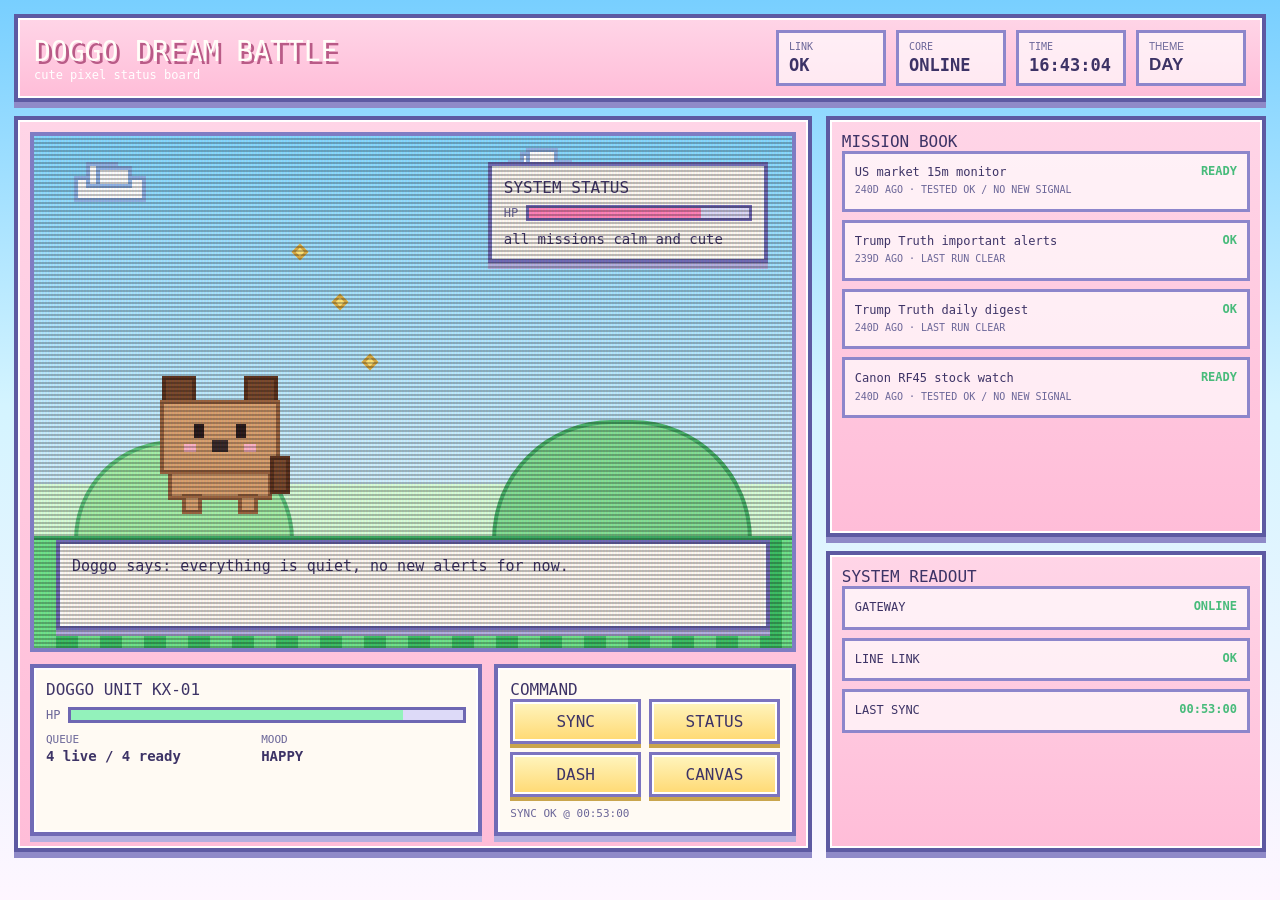
<file: dashboard/index.html>
<!doctype html>
<html lang="zh-Hant">
  <head>
    <meta charset="UTF-8" />
    <meta name="viewport" content="width=device-width, initial-scale=1.0" />
    <title>Doggo Dream Battle</title>
    <link rel="stylesheet" href="./style.css" />
  </head>
  <body>
    <div class="dream-shell">
      <header class="dream-top frame candy">
        <div>
          <div class="game-title">DOGGO DREAM BATTLE</div>
          <div class="game-sub">cute pixel status board</div>
        </div>
        <div class="top-stats">
          <div class="stat-pill"><span>LINK</span><b id="line-link">OK</b></div>
          <div class="stat-pill"><span>CORE</span><b id="gateway-pill">ONLINE</b></div>
          <div class="stat-pill"><span>TIME</span><b id="clock">--:--:--</b></div>
          <button class="stat-pill theme-toggle" id="theme-toggle" type="button"><span>THEME</span><b id="theme-label">DAY</b></button>
        </div>
      </header>

      <main class="dream-layout">
        <section class="battle-card frame candy">
          <div class="battle-stage">
            <div class="moon"></div>
            <div class="star st1"></div>
            <div class="star st2"></div>
            <div class="star st3"></div>
            <div class="star st4"></div>
            <div class="cloud c1"></div>
            <div class="cloud c2"></div>
            <div class="cloud c3"></div>
            <div class="hill back"></div>
            <div class="hill front"></div>
            <div class="grass"></div>

            <div class="enemy-bubble frame white-panel">
              <div class="enemy-name">SYSTEM STATUS</div>
              <div class="hp-wrap">
                <span>HP</span>
                <div class="hp-bar pink"><i id="enemy-hp"></i></div>
              </div>
              <div class="enemy-text" id="current-status">LOADING...</div>
            </div>

            <div class="doggo" id="dog-sprite">
              <div class="ear left"></div>
              <div class="ear right"></div>
              <div class="body"></div>
              <div class="face"></div>
              <div class="eye left"></div>
              <div class="eye right"></div>
              <div class="nose"></div>
              <div class="cheek left"></div>
              <div class="cheek right"></div>
              <div class="paw p1"></div>
              <div class="paw p2"></div>
              <div class="tail"></div>
            </div>

            <div class="spark s1"></div>
            <div class="spark s2"></div>
            <div class="spark s3"></div>

            <div class="dialog frame white-panel" id="task-bubble">CHECKING CUTE LITTLE MISSIONS...</div>
          </div>

          <div class="bottom-panels">
            <div class="player-box frame white-panel">
              <div class="player-name">DOGGO UNIT KX-01</div>
              <div class="hp-wrap">
                <span>HP</span>
                <div class="hp-bar green"><i id="player-hp"></i></div>
              </div>
              <div class="meta-grid">
                <div><span>QUEUE</span><b id="automation-count">LOADING...</b></div>
                <div><span>MOOD</span><b id="lobster-mood">HAPPY</b></div>
              </div>
            </div>

            <div class="command-box frame white-panel">
              <div class="command-title">COMMAND</div>
              <div class="command-grid">
                <button class="cmd-btn" id="refresh-btn">SYNC</button>
                <button class="cmd-btn" data-copy="openclaw status --deep">STATUS</button>
                <a class="cmd-btn" href="http://127.0.0.1:18789/" target="_blank" rel="noreferrer">DASH</a>
                <a class="cmd-btn" href="http://127.0.0.1:18789/__openclaw__/canvas/" target="_blank" rel="noreferrer">CANVAS</a>
              </div>
              <div class="hint" id="action-hint">READY FOR A CUTE NEXT MOVE.</div>
            </div>
          </div>
        </section>

        <aside class="side-stack">
          <section class="frame candy side-card">
            <div class="side-title">MISSION BOOK</div>
            <ul class="task-list" id="task-list">
              <li><span>LOADING...</span><b>...</b></li>
            </ul>
          </section>

          <section class="frame candy side-card">
            <div class="side-title">SYSTEM READOUT</div>
            <ul class="summary-list" id="summary-list">
              <li><span>GATEWAY</span><b>CHECK</b></li>
              <li><span>LINE</span><b>CHECK</b></li>
              <li><span>SYNC</span><b>WAIT</b></li>
            </ul>
          </section>
        </aside>
      </main>
    </div>

    <script src="./ui.js"></script>
  </body>
</html>
</file>
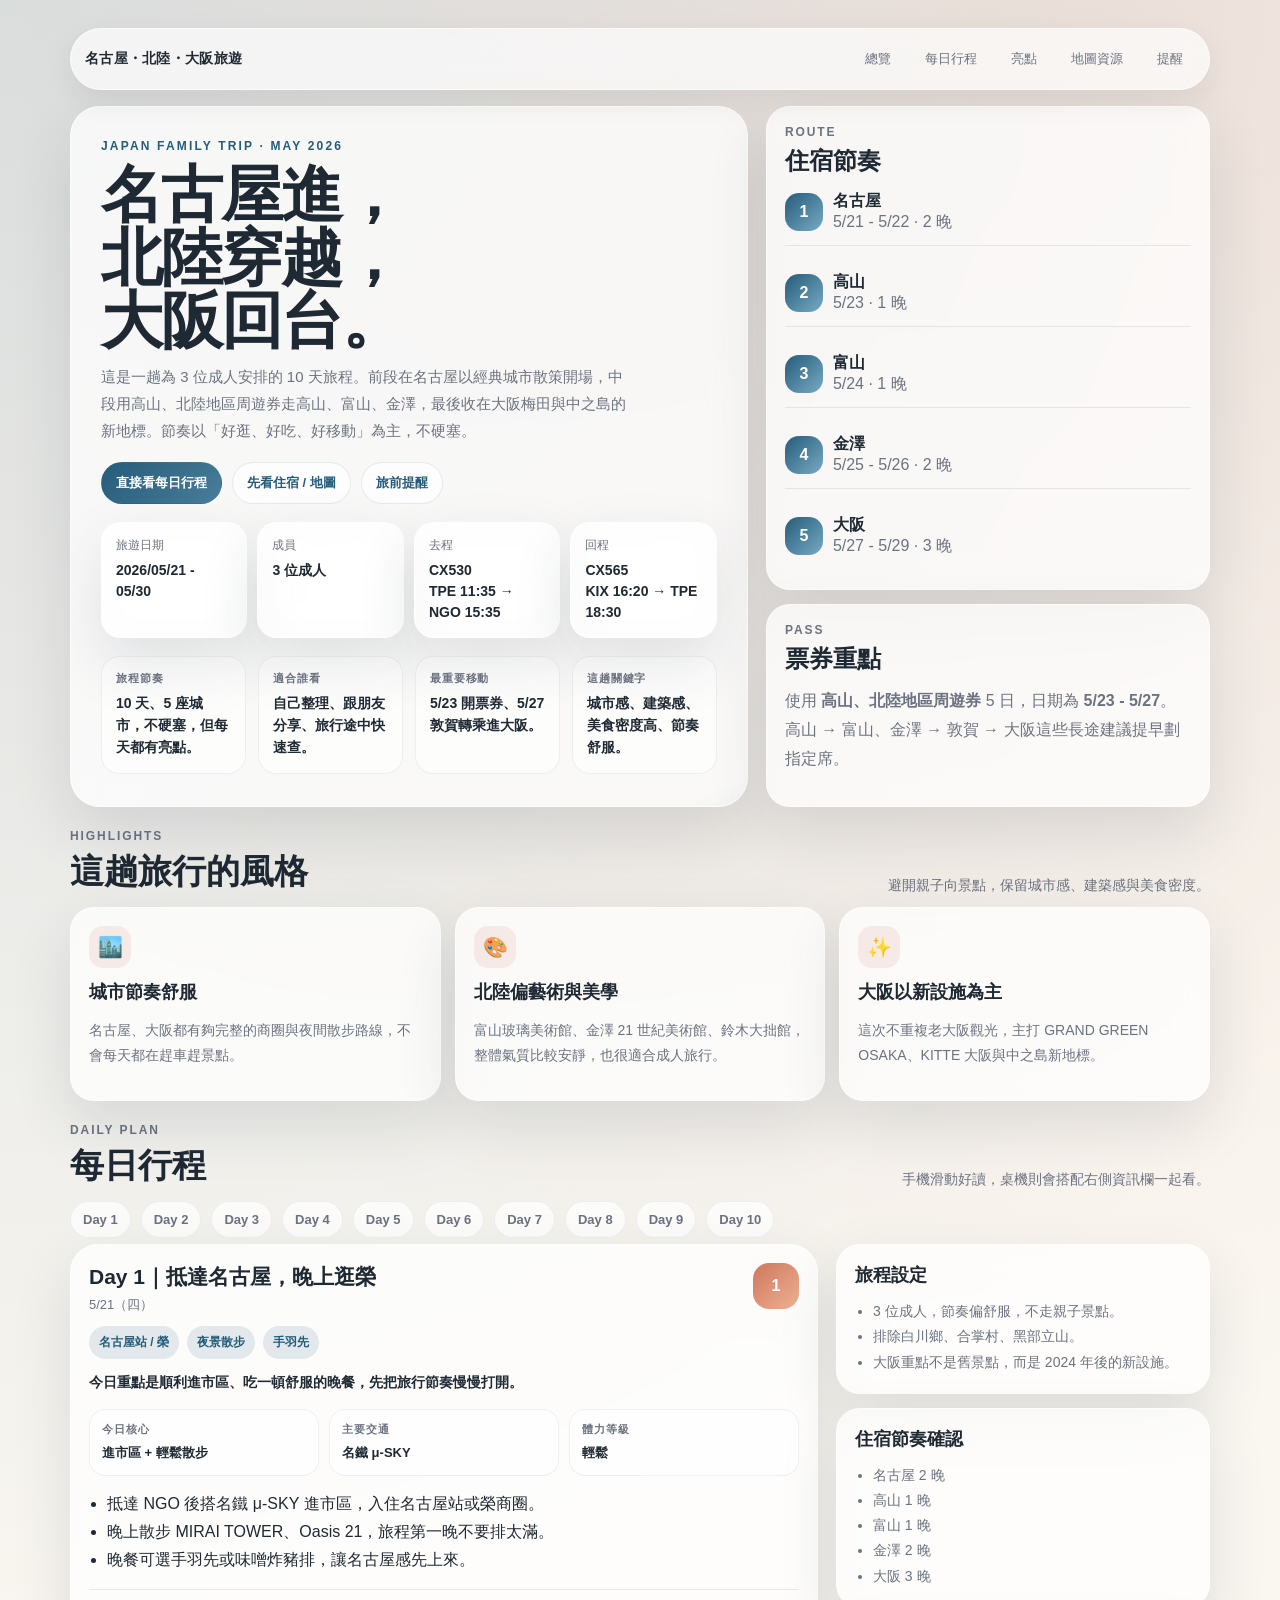
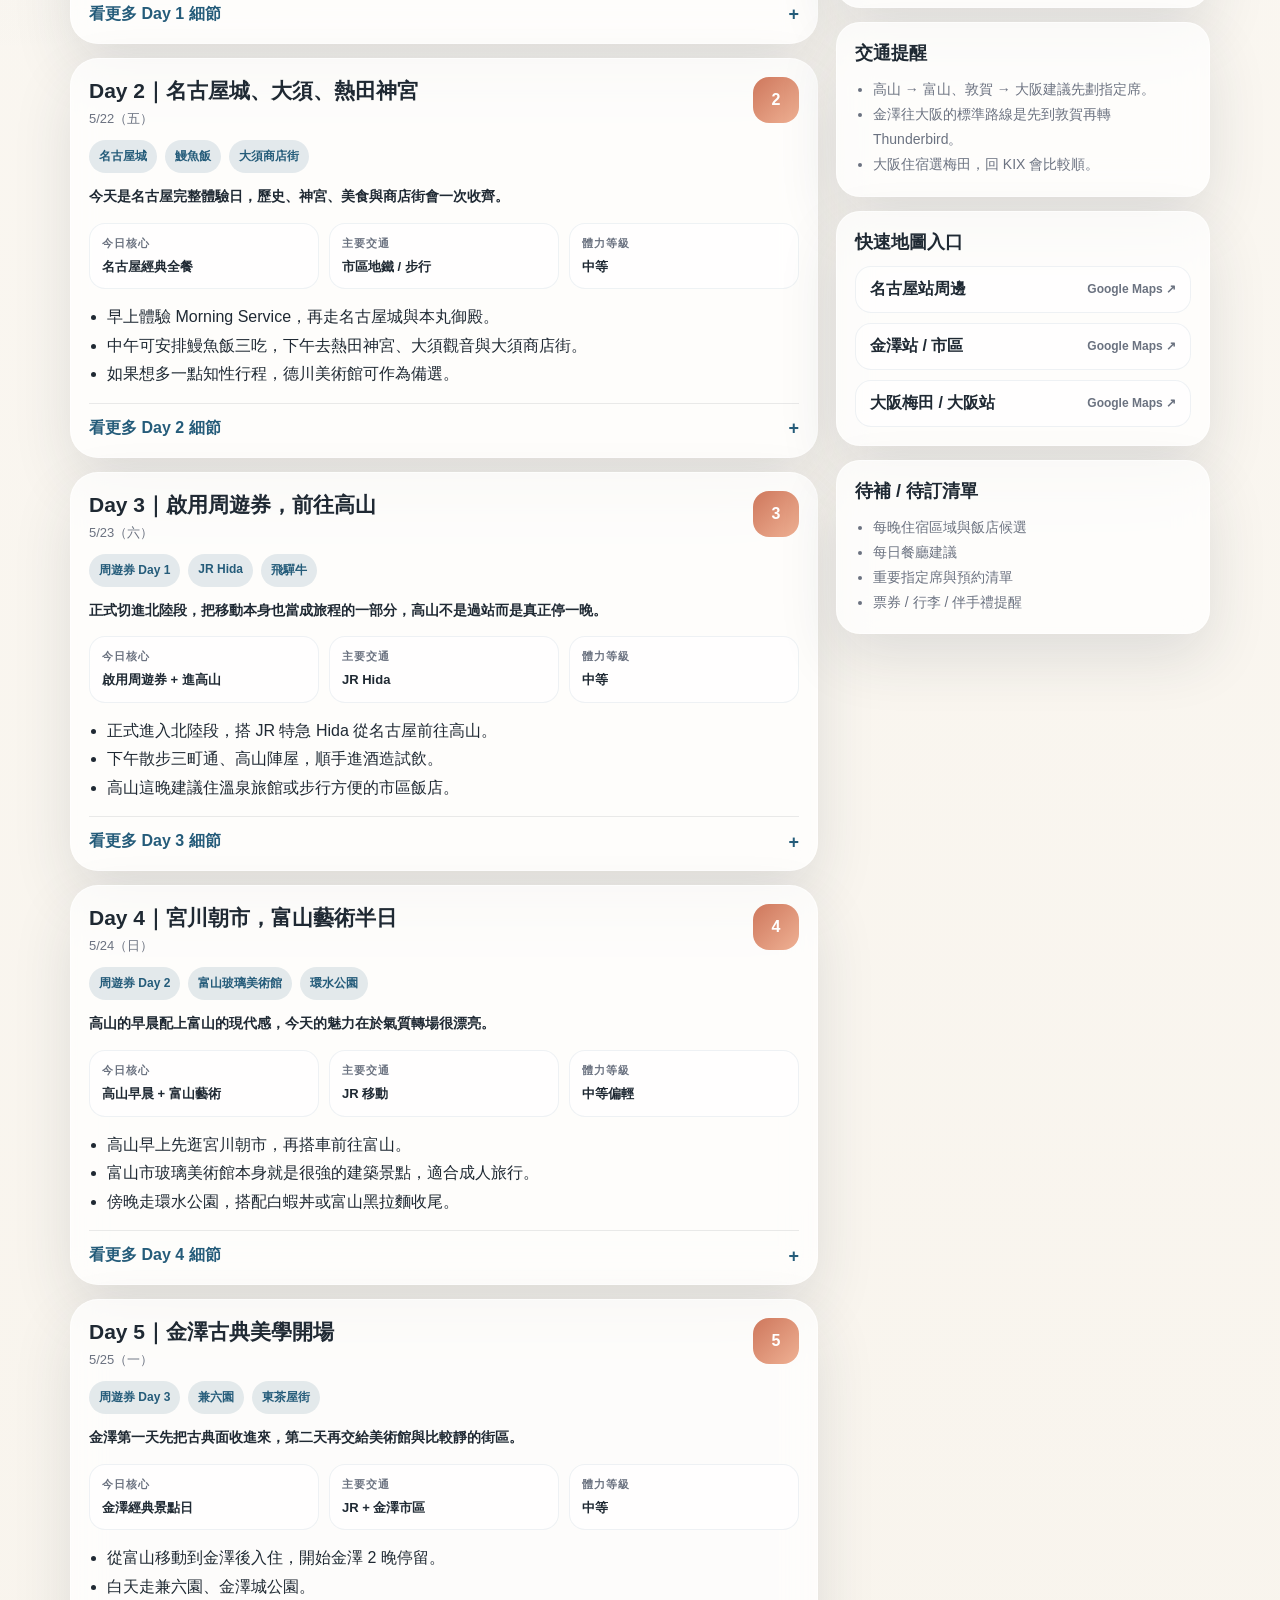
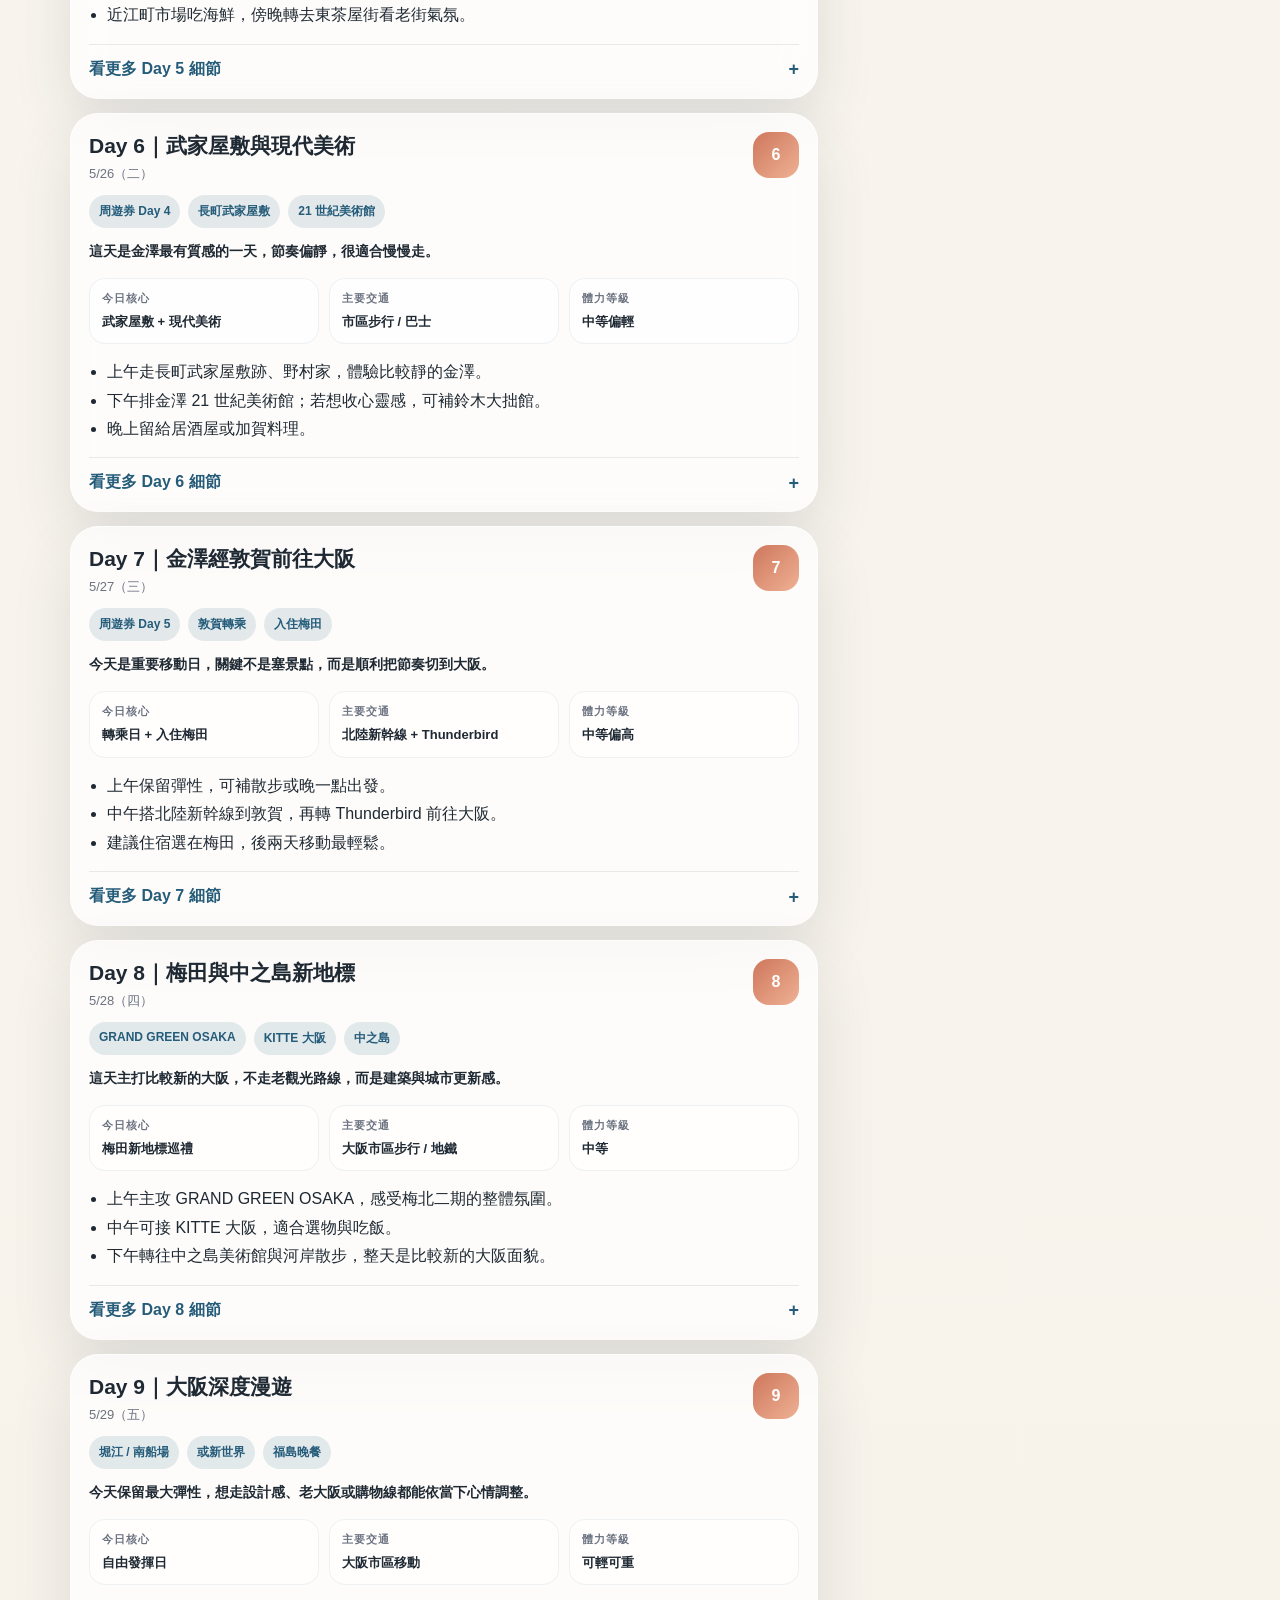
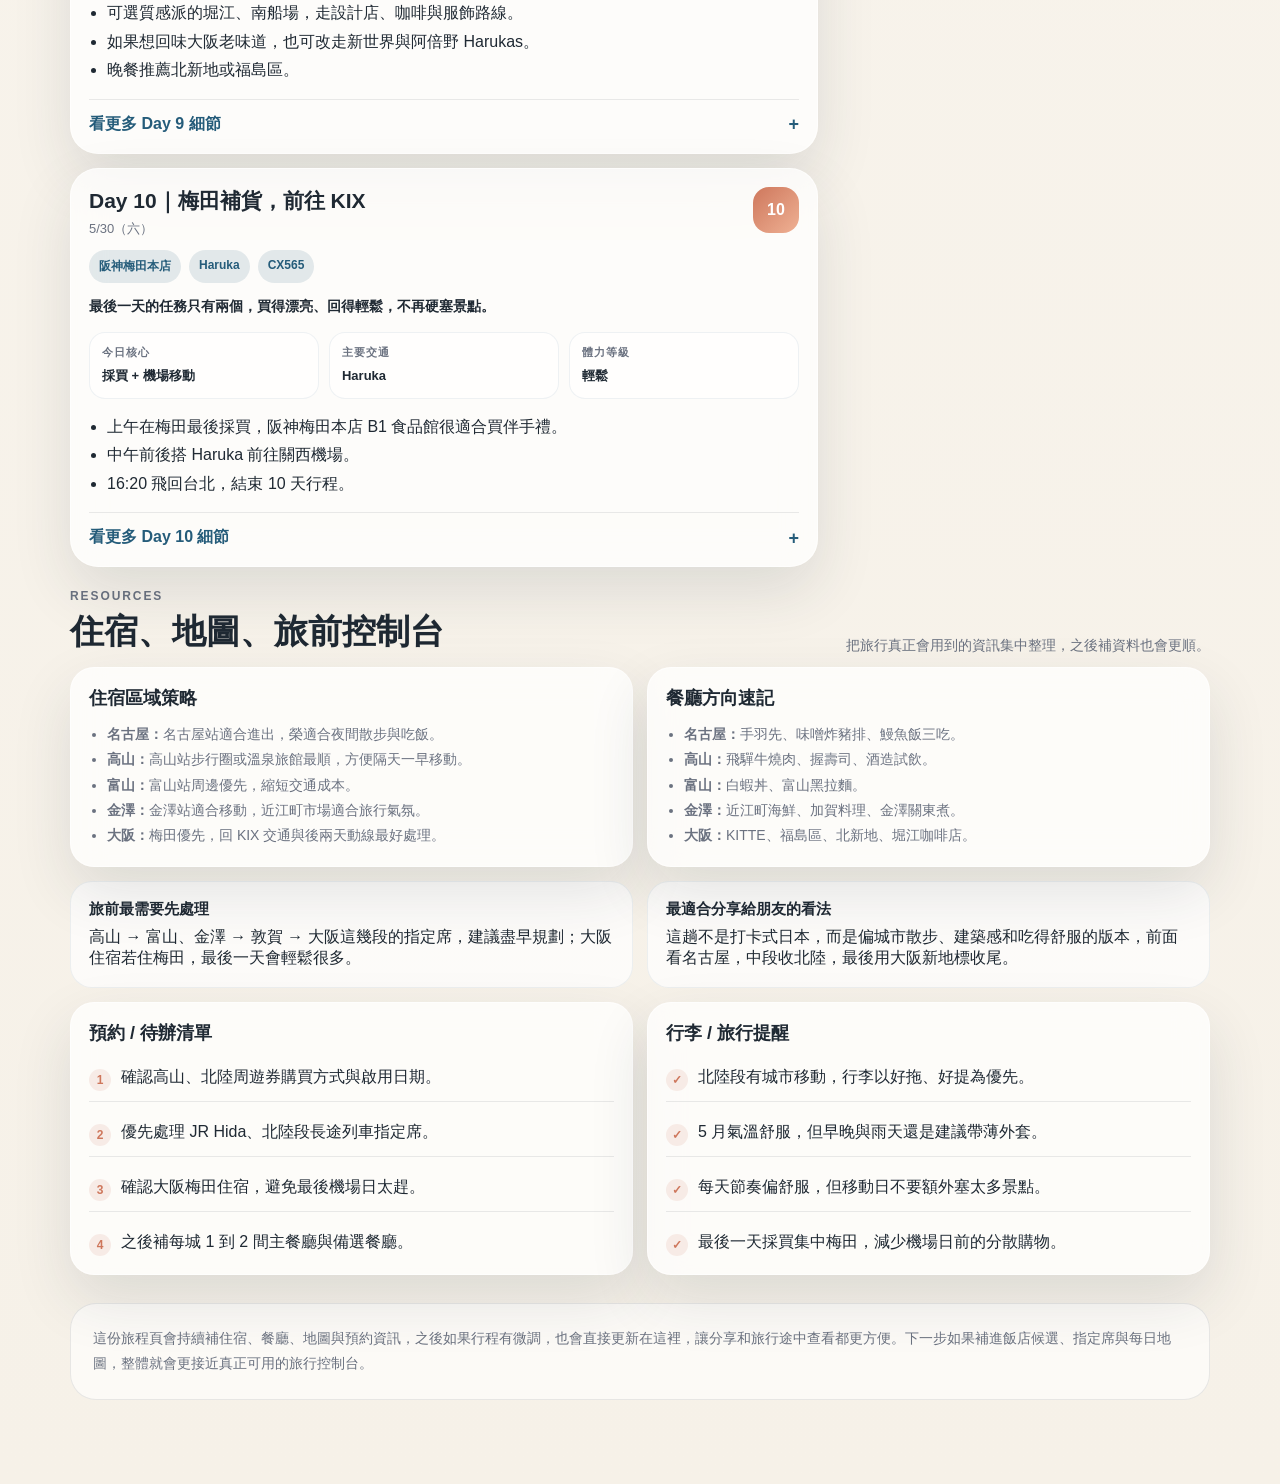
<file: travel/nagoya-hokuriku-osaka-2026-05-21-30/index.html>
<!doctype html>
<html lang="zh-Hant">
  <head>
    <meta charset="UTF-8" />
    <meta name="viewport" content="width=device-width, initial-scale=1.0" />
    <title>名古屋・北陸・大阪 10 日旅遊</title>
    <style>
      :root {
        --bg: #f6f1e8;
        --bg-2: #fbf8f3;
        --text: #1f2933;
        --muted: #6b7280;
        --line: rgba(31, 41, 51, 0.09);
        --card: rgba(255, 255, 255, 0.74);
        --strong: #255c7a;
        --accent: #ce775c;
        --accent-soft: rgba(206, 119, 92, 0.12);
        --blue-soft: rgba(37, 92, 122, 0.12);
        --shadow: 0 24px 60px rgba(34, 49, 63, 0.12);
        --radius-xl: 30px;
        --radius-lg: 24px;
        --radius-md: 18px;
        --max: 1180px;
      }

      * { box-sizing: border-box; }
      html { scroll-behavior: smooth; }
      body {
        margin: 0;
        color: var(--text);
        font-family: Inter, -apple-system, BlinkMacSystemFont, "Segoe UI", sans-serif;
        background:
          radial-gradient(circle at top left, rgba(37, 92, 122, 0.15), transparent 26%),
          radial-gradient(circle at 85% 0%, rgba(206, 119, 92, 0.14), transparent 22%),
          linear-gradient(180deg, var(--bg-2), var(--bg));
      }

      a { color: inherit; text-decoration: none; }

      .page {
        max-width: var(--max);
        margin: 0 auto;
        padding: 20px 14px 72px;
      }

      .nav {
        position: sticky;
        top: 10px;
        z-index: 20;
        display: flex;
        justify-content: space-between;
        align-items: center;
        gap: 14px;
        padding: 12px 14px;
        margin-bottom: 16px;
        border-radius: 999px;
        background: rgba(255,255,255,0.68);
        backdrop-filter: blur(14px);
        -webkit-backdrop-filter: blur(14px);
        border: 1px solid rgba(255,255,255,0.6);
        box-shadow: 0 10px 30px rgba(22, 33, 43, 0.08);
      }

      .brand {
        font-weight: 800;
        letter-spacing: .02em;
        font-size: 14px;
      }

      .nav-links {
        display: none;
        gap: 10px;
        flex-wrap: wrap;
      }

      .nav-links a {
        padding: 9px 12px;
        border-radius: 999px;
        color: var(--muted);
        font-size: 13px;
      }

      .nav-links a:hover,
      .jump-link:hover {
        background: rgba(37, 92, 122, 0.08);
        color: var(--strong);
      }

      .hero {
        display: grid;
        gap: 18px;
        grid-template-columns: 1fr;
      }

      .hero-card,
      .glass,
      .day-card,
      .sidebar-card,
      .highlight,
      .mini-card {
        background: var(--card);
        backdrop-filter: blur(16px);
        -webkit-backdrop-filter: blur(16px);
        border: 1px solid rgba(255,255,255,0.6);
        box-shadow: var(--shadow);
      }

      .hero-card {
        border-radius: var(--radius-xl);
        padding: 24px 20px;
        overflow: hidden;
        position: relative;
      }

      .hero-card::after {
        content: "";
        position: absolute;
        inset: auto -20% -30% auto;
        width: 240px;
        height: 240px;
        border-radius: 999px;
        background: radial-gradient(circle, rgba(37,92,122,0.18), transparent 70%);
        pointer-events: none;
      }

      .eyebrow {
        font-size: 12px;
        font-weight: 700;
        letter-spacing: .18em;
        text-transform: uppercase;
        color: var(--strong);
      }

      h1 {
        margin: 10px 0 10px;
        font-size: clamp(32px, 6vw, 62px);
        line-height: 1.02;
        letter-spacing: -0.03em;
      }

      .lead {
        margin: 0;
        color: var(--muted);
        line-height: 1.8;
        font-size: 15px;
        max-width: 64ch;
      }

      .hero-meta {
        display: grid;
        gap: 10px;
        grid-template-columns: repeat(2, minmax(0, 1fr));
        margin-top: 18px;
      }

      .hero-actions {
        display: flex;
        flex-wrap: wrap;
        gap: 10px;
        margin-top: 18px;
      }

      .hero-action {
        display: inline-flex;
        align-items: center;
        justify-content: center;
        padding: 11px 14px;
        border-radius: 999px;
        font-weight: 700;
        font-size: 13px;
        border: 1px solid rgba(37, 92, 122, 0.12);
        background: rgba(255,255,255,0.72);
        color: var(--strong);
      }

      .hero-action.primary {
        background: linear-gradient(135deg, var(--strong), #4a7e9a);
        color: white;
        border-color: transparent;
      }

      .mini-card {
        border-radius: 20px;
        padding: 14px;
        background: rgba(255,255,255,0.62);
      }

      .mini-label {
        font-size: 12px;
        color: var(--muted);
        margin-bottom: 6px;
      }

      .mini-value {
        font-weight: 700;
        line-height: 1.5;
        font-size: 14px;
      }

      .hero-side {
        display: grid;
        gap: 14px;
      }

      .glass {
        border-radius: var(--radius-lg);
        padding: 18px;
      }

      .route-list,
      .notes-list,
      .day-list {
        display: grid;
        gap: 14px;
      }

      .route-stop {
        display: flex;
        align-items: center;
        gap: 10px;
        padding: 12px 0;
        border-bottom: 1px solid var(--line);
      }

      .route-stop:last-child { border-bottom: 0; padding-bottom: 0; }
      .route-stop:first-child { padding-top: 0; }

      .route-badge {
        width: 38px;
        height: 38px;
        border-radius: 14px;
        display: inline-flex;
        align-items: center;
        justify-content: center;
        font-weight: 800;
        color: white;
        background: linear-gradient(135deg, var(--strong), #77aac4);
        flex: 0 0 auto;
      }

      .section {
        margin-top: 22px;
      }

      .section-head {
        display: flex;
        justify-content: space-between;
        align-items: end;
        gap: 10px;
        margin-bottom: 12px;
      }

      .section-kicker {
        color: var(--muted);
        text-transform: uppercase;
        letter-spacing: .16em;
        font-size: 12px;
        font-weight: 700;
      }

      .section h2 {
        margin: 6px 0 0;
        font-size: clamp(24px, 4vw, 34px);
      }

      .section-sub {
        margin: 0;
        color: var(--muted);
        font-size: 14px;
      }

      .content-grid {
        display: grid;
        grid-template-columns: 1fr;
        gap: 18px;
      }

      .main-col {
        display: grid;
        gap: 14px;
      }

      .sidebar {
        display: grid;
        gap: 14px;
        align-content: start;
      }

      .day-card {
        border-radius: 28px;
        padding: 18px;
      }

      .day-details {
        margin-top: 14px;
        border-top: 1px solid var(--line);
        padding-top: 14px;
      }

      .day-details summary {
        list-style: none;
        cursor: pointer;
        font-weight: 700;
        color: var(--strong);
        display: flex;
        align-items: center;
        justify-content: space-between;
        gap: 12px;
      }

      .day-details summary::-webkit-details-marker { display: none; }

      .day-details summary::after {
        content: "+";
        font-size: 18px;
        line-height: 1;
      }

      .day-details[open] summary::after {
        content: "−";
      }

      .detail-grid {
        display: grid;
        gap: 12px;
        margin-top: 14px;
      }

      .detail-card {
        border-radius: 18px;
        padding: 14px;
        background: rgba(255,255,255,0.58);
        border: 1px solid rgba(37, 92, 122, 0.08);
      }

      .detail-card-label {
        font-size: 11px;
        color: var(--muted);
        text-transform: uppercase;
        letter-spacing: .08em;
        font-weight: 700;
        margin-bottom: 6px;
      }

      .detail-card-value {
        font-size: 14px;
        line-height: 1.7;
        color: var(--text);
      }

      .day-top {
        display: flex;
        justify-content: space-between;
        align-items: flex-start;
        gap: 16px;
      }

      .day-badge {
        width: 46px;
        height: 46px;
        border-radius: 16px;
        background: linear-gradient(135deg, var(--accent), #efb194);
        color: white;
        display: inline-flex;
        align-items: center;
        justify-content: center;
        font-weight: 800;
        flex: 0 0 auto;
      }

      .day-title {
        margin: 0;
        font-size: 21px;
      }

      .day-date {
        margin-top: 5px;
        color: var(--muted);
        font-size: 13px;
      }

      .tag-row {
        display: flex;
        flex-wrap: wrap;
        gap: 8px;
        margin-top: 12px;
      }

      .tag {
        font-size: 12px;
        padding: 8px 10px;
        border-radius: 999px;
        background: var(--blue-soft);
        color: var(--strong);
        font-weight: 700;
      }

      .day-summary {
        margin-top: 12px;
        color: var(--text);
        font-weight: 700;
        line-height: 1.7;
        font-size: 14px;
      }

      .day-stats {
        display: grid;
        grid-template-columns: repeat(3, minmax(0, 1fr));
        gap: 10px;
        margin-top: 14px;
      }

      .day-stat {
        border-radius: 16px;
        padding: 12px;
        background: rgba(255,255,255,0.62);
        border: 1px solid rgba(37, 92, 122, 0.08);
      }

      .day-stat-label {
        font-size: 11px;
        color: var(--muted);
        margin-bottom: 6px;
        text-transform: uppercase;
        letter-spacing: .08em;
        font-weight: 700;
      }

      .day-stat-value {
        font-size: 13px;
        font-weight: 700;
        line-height: 1.5;
      }

      .day-card ul {
        margin: 14px 0 0;
        padding-left: 18px;
        line-height: 1.78;
      }

      .sidebar-card {
        border-radius: 24px;
        padding: 18px;
      }

      .sidebar-card h3,
      .highlight h3 {
        margin: 0 0 12px;
        font-size: 18px;
      }

      .map-links {
        display: grid;
        gap: 10px;
      }

      .map-link {
        display: flex;
        align-items: center;
        justify-content: space-between;
        gap: 12px;
        padding: 12px 14px;
        border-radius: 16px;
        background: rgba(255,255,255,0.58);
        border: 1px solid rgba(37, 92, 122, 0.08);
        font-weight: 700;
      }

      .map-link span:last-child {
        color: var(--muted);
        font-size: 12px;
        font-weight: 600;
      }

      .sidebar-card p,
      .highlight p,
      .sidebar-card li {
        color: var(--muted);
        line-height: 1.8;
        font-size: 14px;
      }

      .overview-strip {
        display: grid;
        grid-template-columns: repeat(2, minmax(0, 1fr));
        gap: 12px;
        margin-top: 18px;
      }

      .overview-pill {
        padding: 14px;
        border-radius: 18px;
        background: rgba(255,255,255,0.58);
        border: 1px solid rgba(37, 92, 122, 0.08);
      }

      .overview-pill-label {
        font-size: 11px;
        color: var(--muted);
        text-transform: uppercase;
        letter-spacing: .08em;
        font-weight: 700;
        margin-bottom: 6px;
      }

      .overview-pill-value {
        font-size: 14px;
        font-weight: 700;
        line-height: 1.6;
      }

      .resource-grid {
        display: grid;
        grid-template-columns: 1fr;
        gap: 14px;
      }

      .resource-card {
        border-radius: 24px;
        padding: 18px;
        background: var(--card);
        backdrop-filter: blur(16px);
        -webkit-backdrop-filter: blur(16px);
        border: 1px solid rgba(255,255,255,0.6);
        box-shadow: var(--shadow);
      }

      .resource-card h3 {
        margin: 0 0 12px;
        font-size: 18px;
      }

      .resource-card p,
      .resource-card li {
        color: var(--muted);
        line-height: 1.8;
        font-size: 14px;
      }

      .resource-card ul {
        margin: 0;
        padding-left: 18px;
      }

      .callout-grid {
        display: grid;
        grid-template-columns: 1fr;
        gap: 14px;
      }

      .dashboard-grid {
        display: grid;
        grid-template-columns: 1fr;
        gap: 14px;
        margin-top: 14px;
      }

      .dashboard-card {
        border-radius: 24px;
        padding: 18px;
        background: var(--card);
        backdrop-filter: blur(16px);
        -webkit-backdrop-filter: blur(16px);
        border: 1px solid rgba(255,255,255,0.6);
        box-shadow: var(--shadow);
      }

      .dashboard-card h3 {
        margin: 0 0 12px;
        font-size: 18px;
      }

      .check-list {
        display: grid;
        gap: 10px;
      }

      .check-item {
        display: flex;
        gap: 10px;
        align-items: flex-start;
        padding: 10px 0;
        border-bottom: 1px solid var(--line);
      }

      .check-item:last-child { border-bottom: 0; padding-bottom: 0; }

      .check-dot {
        width: 22px;
        height: 22px;
        border-radius: 999px;
        background: var(--accent-soft);
        color: var(--accent);
        display: inline-flex;
        align-items: center;
        justify-content: center;
        font-size: 12px;
        font-weight: 800;
        flex: 0 0 auto;
        margin-top: 2px;
      }

      .callout-card {
        border-radius: 22px;
        padding: 18px;
        background: rgba(255,255,255,0.7);
        border: 1px solid rgba(37, 92, 122, 0.08);
      }

      .callout-card strong {
        display: block;
        margin-bottom: 8px;
        font-size: 15px;
      }

      .sidebar-card ul {
        margin: 0;
        padding-left: 18px;
      }

      .highlight-grid {
        display: grid;
        grid-template-columns: 1fr;
        gap: 14px;
      }

      .jump-strip {
        display: flex;
        gap: 10px;
        overflow-x: auto;
        padding-bottom: 6px;
        margin-top: 10px;
        scrollbar-width: none;
      }

      .jump-strip::-webkit-scrollbar { display: none; }

      .jump-link {
        flex: 0 0 auto;
        padding: 10px 12px;
        border-radius: 999px;
        background: rgba(255,255,255,0.72);
        border: 1px solid rgba(37, 92, 122, 0.08);
        color: var(--muted);
        font-size: 13px;
        font-weight: 700;
      }

      .highlight {
        border-radius: 24px;
        padding: 18px;
      }

      .highlight .icon {
        width: 42px;
        height: 42px;
        border-radius: 14px;
        background: var(--accent-soft);
        color: var(--accent);
        display: inline-flex;
        align-items: center;
        justify-content: center;
        font-size: 20px;
        margin-bottom: 12px;
      }

      .footer {
        margin-top: 28px;
        color: var(--muted);
        font-size: 14px;
        line-height: 1.8;
        padding: 22px;
        border-radius: 26px;
        background: rgba(255,255,255,0.62);
        border: 1px solid var(--line);
      }

      @media (min-width: 760px) {
        .page { padding: 28px 20px 84px; }
        .nav-links { display: flex; }
        .hero { grid-template-columns: 1.45fr 0.95fr; }
        .hero-card { padding: 32px 30px; }
        .hero-meta { grid-template-columns: repeat(4, minmax(0,1fr)); }
        .highlight-grid { grid-template-columns: repeat(3, minmax(0,1fr)); }
        .overview-strip { grid-template-columns: repeat(4, minmax(0,1fr)); }
        .resource-grid { grid-template-columns: repeat(2, minmax(0,1fr)); }
        .callout-grid { grid-template-columns: repeat(2, minmax(0,1fr)); }
        .dashboard-grid { grid-template-columns: repeat(2, minmax(0,1fr)); }
        .detail-grid { grid-template-columns: repeat(2, minmax(0,1fr)); }
      }

      @media (min-width: 1000px) {
        .content-grid {
          grid-template-columns: minmax(0, 1.6fr) minmax(300px, 0.8fr);
          align-items: start;
        }
        .sidebar {
          position: sticky;
          top: 84px;
        }
      }
    </style>
  </head>
  <body>
    <main class="page">
      <nav class="nav">
        <div class="brand">名古屋・北陸・大阪旅遊</div>
        <div class="nav-links">
          <a href="#overview">總覽</a>
          <a href="#days">每日行程</a>
          <a href="#highlights">亮點</a>
          <a href="#resources">地圖資源</a>
          <a href="#notes">提醒</a>
        </div>
      </nav>

      <section class="hero" id="overview">
        <article class="hero-card">
          <div class="eyebrow">Japan Family Trip · May 2026</div>
          <h1>名古屋進，<br />北陸穿越，<br />大阪回台。</h1>
          <p class="lead">這是一趟為 3 位成人安排的 10 天旅程。前段在名古屋以經典城市散策開場，中段用高山、北陸地區周遊券走高山、富山、金澤，最後收在大阪梅田與中之島的新地標。節奏以「好逛、好吃、好移動」為主，不硬塞。</p>

          <div class="hero-actions">
            <a class="hero-action primary" href="#days">直接看每日行程</a>
            <a class="hero-action" href="#resources">先看住宿 / 地圖</a>
            <a class="hero-action" href="#notes">旅前提醒</a>
          </div>

          <div class="hero-meta">
            <div class="mini-card"><div class="mini-label">旅遊日期</div><div class="mini-value">2026/05/21 - 05/30</div></div>
            <div class="mini-card"><div class="mini-label">成員</div><div class="mini-value">3 位成人</div></div>
            <div class="mini-card"><div class="mini-label">去程</div><div class="mini-value">CX530<br />TPE 11:35 → NGO 15:35</div></div>
            <div class="mini-card"><div class="mini-label">回程</div><div class="mini-value">CX565<br />KIX 16:20 → TPE 18:30</div></div>
          </div>

          <div class="overview-strip">
            <div class="overview-pill"><div class="overview-pill-label">旅程節奏</div><div class="overview-pill-value">10 天、5 座城市，不硬塞，但每天都有亮點。</div></div>
            <div class="overview-pill"><div class="overview-pill-label">適合誰看</div><div class="overview-pill-value">自己整理、跟朋友分享、旅行途中快速查。</div></div>
            <div class="overview-pill"><div class="overview-pill-label">最重要移動</div><div class="overview-pill-value">5/23 開票券、5/27 敦賀轉乘進大阪。</div></div>
            <div class="overview-pill"><div class="overview-pill-label">這趟關鍵字</div><div class="overview-pill-value">城市感、建築感、美食密度高、節奏舒服。</div></div>
          </div>
        </article>

        <aside class="hero-side">
          <section class="glass">
            <div class="section-kicker">Route</div>
            <h2 style="margin:6px 0 14px;font-size:24px;">住宿節奏</h2>
            <div class="route-list">
              <div class="route-stop"><div class="route-badge">1</div><div><strong>名古屋</strong><br /><span style="color:var(--muted);">5/21 - 5/22 · 2 晚</span></div></div>
              <div class="route-stop"><div class="route-badge">2</div><div><strong>高山</strong><br /><span style="color:var(--muted);">5/23 · 1 晚</span></div></div>
              <div class="route-stop"><div class="route-badge">3</div><div><strong>富山</strong><br /><span style="color:var(--muted);">5/24 · 1 晚</span></div></div>
              <div class="route-stop"><div class="route-badge">4</div><div><strong>金澤</strong><br /><span style="color:var(--muted);">5/25 - 5/26 · 2 晚</span></div></div>
              <div class="route-stop"><div class="route-badge">5</div><div><strong>大阪</strong><br /><span style="color:var(--muted);">5/27 - 5/29 · 3 晚</span></div></div>
            </div>
          </section>

          <section class="glass">
            <div class="section-kicker">Pass</div>
            <h2 style="margin:6px 0 12px;font-size:24px;">票券重點</h2>
            <p style="margin:0;color:var(--muted);line-height:1.8;">使用 <strong>高山、北陸地區周遊券</strong> 5 日，日期為 <strong>5/23 - 5/27</strong>。高山 → 富山、金澤 → 敦賀 → 大阪這些長途建議提早劃指定席。</p>
          </section>
        </aside>
      </section>

      <section class="section" id="highlights">
        <div class="section-head">
          <div>
            <div class="section-kicker">Highlights</div>
            <h2>這趟旅行的風格</h2>
          </div>
          <p class="section-sub">避開親子向景點，保留城市感、建築感與美食密度。</p>
        </div>
        <div class="highlight-grid">
          <article class="highlight">
            <div class="icon">🏙️</div>
            <h3>城市節奏舒服</h3>
            <p>名古屋、大阪都有夠完整的商圈與夜間散步路線，不會每天都在趕車趕景點。</p>
          </article>
          <article class="highlight">
            <div class="icon">🎨</div>
            <h3>北陸偏藝術與美學</h3>
            <p>富山玻璃美術館、金澤 21 世紀美術館、鈴木大拙館，整體氣質比較安靜，也很適合成人旅行。</p>
          </article>
          <article class="highlight">
            <div class="icon">✨</div>
            <h3>大阪以新設施為主</h3>
            <p>這次不重複老大阪觀光，主打 GRAND GREEN OSAKA、KITTE 大阪與中之島新地標。</p>
          </article>
        </div>
      </section>

      <section class="section" id="days">
        <div class="section-head">
          <div>
            <div class="section-kicker">Daily Plan</div>
            <h2>每日行程</h2>
          </div>
          <p class="section-sub">手機滑動好讀，桌機則會搭配右側資訊欄一起看。</p>
        </div>

        <div class="jump-strip" aria-label="快速跳日">
          <a class="jump-link" href="#day-1">Day 1</a>
          <a class="jump-link" href="#day-2">Day 2</a>
          <a class="jump-link" href="#day-3">Day 3</a>
          <a class="jump-link" href="#day-4">Day 4</a>
          <a class="jump-link" href="#day-5">Day 5</a>
          <a class="jump-link" href="#day-6">Day 6</a>
          <a class="jump-link" href="#day-7">Day 7</a>
          <a class="jump-link" href="#day-8">Day 8</a>
          <a class="jump-link" href="#day-9">Day 9</a>
          <a class="jump-link" href="#day-10">Day 10</a>
        </div>

        <div class="content-grid">
          <div class="main-col day-list">
            <article class="day-card" id="day-1">
              <div class="day-top"><div><h3 class="day-title">Day 1｜抵達名古屋，晚上逛榮</h3><div class="day-date">5/21（四）</div></div><div class="day-badge">1</div></div>
              <div class="tag-row"><span class="tag">名古屋站 / 榮</span><span class="tag">夜景散步</span><span class="tag">手羽先</span></div>
              <div class="day-summary">今日重點是順利進市區、吃一頓舒服的晚餐，先把旅行節奏慢慢打開。</div>
              <div class="day-stats"><div class="day-stat"><div class="day-stat-label">今日核心</div><div class="day-stat-value">進市區 + 輕鬆散步</div></div><div class="day-stat"><div class="day-stat-label">主要交通</div><div class="day-stat-value">名鐵 μ-SKY</div></div><div class="day-stat"><div class="day-stat-label">體力等級</div><div class="day-stat-value">輕鬆</div></div></div>
              <ul>
                <li>抵達 NGO 後搭名鐵 μ-SKY 進市區，入住名古屋站或榮商圈。</li>
                <li>晚上散步 MIRAI TOWER、Oasis 21，旅程第一晚不要排太滿。</li>
                <li>晚餐可選手羽先或味噌炸豬排，讓名古屋感先上來。</li>
              </ul>
              <details class="day-details"><summary>看更多 Day 1 細節</summary><div class="detail-grid"><div class="detail-card"><div class="detail-card-label">推薦區域</div><div class="detail-card-value">名古屋站適合進出，榮適合第一晚散步與吃晚餐。</div></div><div class="detail-card"><div class="detail-card-label">今天不要做</div><div class="detail-card-value">不要硬塞景點，不要把第一天變成跑點日。</div></div></div></details>
            </article>

            <article class="day-card" id="day-2">
              <div class="day-top"><div><h3 class="day-title">Day 2｜名古屋城、大須、熱田神宮</h3><div class="day-date">5/22（五）</div></div><div class="day-badge">2</div></div>
              <div class="tag-row"><span class="tag">名古屋城</span><span class="tag">鰻魚飯</span><span class="tag">大須商店街</span></div>
              <div class="day-summary">今天是名古屋完整體驗日，歷史、神宮、美食與商店街會一次收齊。</div>
              <div class="day-stats"><div class="day-stat"><div class="day-stat-label">今日核心</div><div class="day-stat-value">名古屋經典全餐</div></div><div class="day-stat"><div class="day-stat-label">主要交通</div><div class="day-stat-value">市區地鐵 / 步行</div></div><div class="day-stat"><div class="day-stat-label">體力等級</div><div class="day-stat-value">中等</div></div></div>
              <ul>
                <li>早上體驗 Morning Service，再走名古屋城與本丸御殿。</li>
                <li>中午可安排鰻魚飯三吃，下午去熱田神宮、大須觀音與大須商店街。</li>
                <li>如果想多一點知性行程，德川美術館可作為備選。</li>
              </ul>
              <details class="day-details"><summary>看更多 Day 2 細節</summary><div class="detail-grid"><div class="detail-card"><div class="detail-card-label">吃飯關鍵字</div><div class="detail-card-value">Morning Service、鰻魚飯三吃、大須商店街小吃。</div></div><div class="detail-card"><div class="detail-card-label">節奏提醒</div><div class="detail-card-value">這天點很多，但還算順路，午休不要拖太長。</div></div></div></details>
            </article>

            <article class="day-card" id="day-3">
              <div class="day-top"><div><h3 class="day-title">Day 3｜啟用周遊券，前往高山</h3><div class="day-date">5/23（六）</div></div><div class="day-badge">3</div></div>
              <div class="tag-row"><span class="tag">周遊券 Day 1</span><span class="tag">JR Hida</span><span class="tag">飛驒牛</span></div>
              <div class="day-summary">正式切進北陸段，把移動本身也當成旅程的一部分，高山不是過站而是真正停一晚。</div>
              <div class="day-stats"><div class="day-stat"><div class="day-stat-label">今日核心</div><div class="day-stat-value">啟用周遊券 + 進高山</div></div><div class="day-stat"><div class="day-stat-label">主要交通</div><div class="day-stat-value">JR Hida</div></div><div class="day-stat"><div class="day-stat-label">體力等級</div><div class="day-stat-value">中等</div></div></div>
              <ul>
                <li>正式進入北陸段，搭 JR 特急 Hida 從名古屋前往高山。</li>
                <li>下午散步三町通、高山陣屋，順手進酒造試飲。</li>
                <li>高山這晚建議住溫泉旅館或步行方便的市區飯店。</li>
              </ul>
              <details class="day-details"><summary>看更多 Day 3 細節</summary><div class="detail-grid"><div class="detail-card"><div class="detail-card-label">指定席提醒</div><div class="detail-card-value">JR Hida 建議提早劃位，避免熱門時段滿席。</div></div><div class="detail-card"><div class="detail-card-label">住宿建議</div><div class="detail-card-value">高山站步行圈最穩，想放鬆可找溫泉旅館。</div></div></div></details>
            </article>

            <article class="day-card" id="day-4">
              <div class="day-top"><div><h3 class="day-title">Day 4｜宮川朝市，富山藝術半日</h3><div class="day-date">5/24（日）</div></div><div class="day-badge">4</div></div>
              <div class="tag-row"><span class="tag">周遊券 Day 2</span><span class="tag">富山玻璃美術館</span><span class="tag">環水公園</span></div>
              <div class="day-summary">高山的早晨配上富山的現代感，今天的魅力在於氣質轉場很漂亮。</div>
              <div class="day-stats"><div class="day-stat"><div class="day-stat-label">今日核心</div><div class="day-stat-value">高山早晨 + 富山藝術</div></div><div class="day-stat"><div class="day-stat-label">主要交通</div><div class="day-stat-value">JR 移動</div></div><div class="day-stat"><div class="day-stat-label">體力等級</div><div class="day-stat-value">中等偏輕</div></div></div>
              <ul>
                <li>高山早上先逛宮川朝市，再搭車前往富山。</li>
                <li>富山市玻璃美術館本身就是很強的建築景點，適合成人旅行。</li>
                <li>傍晚走環水公園，搭配白蝦丼或富山黑拉麵收尾。</li>
              </ul>
              <details class="day-details"><summary>看更多 Day 4 細節</summary><div class="detail-grid"><div class="detail-card"><div class="detail-card-label">亮點切換</div><div class="detail-card-value">今天從木造老街切到玻璃與水岸，風格變化很漂亮。</div></div><div class="detail-card"><div class="detail-card-label">美食關鍵字</div><div class="detail-card-value">白蝦丼、富山黑拉麵，選一個當富山記憶點。</div></div></div></details>
            </article>

            <article class="day-card" id="day-5">
              <div class="day-top"><div><h3 class="day-title">Day 5｜金澤古典美學開場</h3><div class="day-date">5/25（一）</div></div><div class="day-badge">5</div></div>
              <div class="tag-row"><span class="tag">周遊券 Day 3</span><span class="tag">兼六園</span><span class="tag">東茶屋街</span></div>
              <div class="day-summary">金澤第一天先把古典面收進來，第二天再交給美術館與比較靜的街區。</div>
              <div class="day-stats"><div class="day-stat"><div class="day-stat-label">今日核心</div><div class="day-stat-value">金澤經典景點日</div></div><div class="day-stat"><div class="day-stat-label">主要交通</div><div class="day-stat-value">JR + 金澤市區</div></div><div class="day-stat"><div class="day-stat-label">體力等級</div><div class="day-stat-value">中等</div></div></div>
              <ul>
                <li>從富山移動到金澤後入住，開始金澤 2 晚停留。</li>
                <li>白天走兼六園、金澤城公園。</li>
                <li>近江町市場吃海鮮，傍晚轉去東茶屋街看老街氣氛。</li>
              </ul>
              <details class="day-details"><summary>看更多 Day 5 細節</summary><div class="detail-grid"><div class="detail-card"><div class="detail-card-label">拍照感最好</div><div class="detail-card-value">兼六園與東茶屋街是金澤第一天最有「來到這裡」感的地方。</div></div><div class="detail-card"><div class="detail-card-label">住宿重點</div><div class="detail-card-value">金澤留兩晚是對的，第一天先把古典面收起來。</div></div></div></details>
            </article>

            <article class="day-card" id="day-6">
              <div class="day-top"><div><h3 class="day-title">Day 6｜武家屋敷與現代美術</h3><div class="day-date">5/26（二）</div></div><div class="day-badge">6</div></div>
              <div class="tag-row"><span class="tag">周遊券 Day 4</span><span class="tag">長町武家屋敷</span><span class="tag">21 世紀美術館</span></div>
              <div class="day-summary">這天是金澤最有質感的一天，節奏偏靜，很適合慢慢走。</div>
              <div class="day-stats"><div class="day-stat"><div class="day-stat-label">今日核心</div><div class="day-stat-value">武家屋敷 + 現代美術</div></div><div class="day-stat"><div class="day-stat-label">主要交通</div><div class="day-stat-value">市區步行 / 巴士</div></div><div class="day-stat"><div class="day-stat-label">體力等級</div><div class="day-stat-value">中等偏輕</div></div></div>
              <ul>
                <li>上午走長町武家屋敷跡、野村家，體驗比較靜的金澤。</li>
                <li>下午排金澤 21 世紀美術館；若想收心靈感，可補鈴木大拙館。</li>
                <li>晚上留給居酒屋或加賀料理。</li>
              </ul>
              <details class="day-details"><summary>看更多 Day 6 細節</summary><div class="detail-grid"><div class="detail-card"><div class="detail-card-label">最適合慢走</div><div class="detail-card-value">這天不需要趕，多留一點時間給街景與美術館感受。</div></div><div class="detail-card"><div class="detail-card-label">可刪可加</div><div class="detail-card-value">如果體力一般，可二選一保留 21 世紀美術館或鈴木大拙館。</div></div></div></details>
            </article>

            <article class="day-card" id="day-7">
              <div class="day-top"><div><h3 class="day-title">Day 7｜金澤經敦賀前往大阪</h3><div class="day-date">5/27（三）</div></div><div class="day-badge">7</div></div>
              <div class="tag-row"><span class="tag">周遊券 Day 5</span><span class="tag">敦賀轉乘</span><span class="tag">入住梅田</span></div>
              <div class="day-summary">今天是重要移動日，關鍵不是塞景點，而是順利把節奏切到大阪。</div>
              <div class="day-stats"><div class="day-stat"><div class="day-stat-label">今日核心</div><div class="day-stat-value">轉乘日 + 入住梅田</div></div><div class="day-stat"><div class="day-stat-label">主要交通</div><div class="day-stat-value">北陸新幹線 + Thunderbird</div></div><div class="day-stat"><div class="day-stat-label">體力等級</div><div class="day-stat-value">中等偏高</div></div></div>
              <ul>
                <li>上午保留彈性，可補散步或晚一點出發。</li>
                <li>中午搭北陸新幹線到敦賀，再轉 Thunderbird 前往大阪。</li>
                <li>建議住宿選在梅田，後兩天移動最輕鬆。</li>
              </ul>
              <details class="day-details"><summary>看更多 Day 7 細節</summary><div class="detail-grid"><div class="detail-card"><div class="detail-card-label">最重要提醒</div><div class="detail-card-value">敦賀轉乘是這趟最需要穩穩處理的交通段，不要壓太緊。</div></div><div class="detail-card"><div class="detail-card-label">抵達後策略</div><div class="detail-card-value">進大阪後先入住、吃飯、熟悉梅田，不要急著再衝景點。</div></div></div></details>
            </article>

            <article class="day-card" id="day-8">
              <div class="day-top"><div><h3 class="day-title">Day 8｜梅田與中之島新地標</h3><div class="day-date">5/28（四）</div></div><div class="day-badge">8</div></div>
              <div class="tag-row"><span class="tag">GRAND GREEN OSAKA</span><span class="tag">KITTE 大阪</span><span class="tag">中之島</span></div>
              <div class="day-summary">這天主打比較新的大阪，不走老觀光路線，而是建築與城市更新感。</div>
              <div class="day-stats"><div class="day-stat"><div class="day-stat-label">今日核心</div><div class="day-stat-value">梅田新地標巡禮</div></div><div class="day-stat"><div class="day-stat-label">主要交通</div><div class="day-stat-value">大阪市區步行 / 地鐵</div></div><div class="day-stat"><div class="day-stat-label">體力等級</div><div class="day-stat-value">中等</div></div></div>
              <ul>
                <li>上午主攻 GRAND GREEN OSAKA，感受梅北二期的整體氛圍。</li>
                <li>中午可接 KITTE 大阪，適合選物與吃飯。</li>
                <li>下午轉往中之島美術館與河岸散步，整天是比較新的大阪面貌。</li>
              </ul>
              <details class="day-details"><summary>看更多 Day 8 細節</summary><div class="detail-grid"><div class="detail-card"><div class="detail-card-label">今日風格</div><div class="detail-card-value">不是經典觀光大阪，而是新城市作品感的大阪。</div></div><div class="detail-card"><div class="detail-card-label">適合拍什麼</div><div class="detail-card-value">建築、商場空間、河岸步道，比較有城市更新感。</div></div></div></details>
            </article>

            <article class="day-card" id="day-9">
              <div class="day-top"><div><h3 class="day-title">Day 9｜大阪深度漫遊</h3><div class="day-date">5/29（五）</div></div><div class="day-badge">9</div></div>
              <div class="tag-row"><span class="tag">堀江 / 南船場</span><span class="tag">或新世界</span><span class="tag">福島晚餐</span></div>
              <div class="day-summary">今天保留最大彈性，想走設計感、老大阪或購物線都能依當下心情調整。</div>
              <div class="day-stats"><div class="day-stat"><div class="day-stat-label">今日核心</div><div class="day-stat-value">自由發揮日</div></div><div class="day-stat"><div class="day-stat-label">主要交通</div><div class="day-stat-value">大阪市區移動</div></div><div class="day-stat"><div class="day-stat-label">體力等級</div><div class="day-stat-value">可輕可重</div></div></div>
              <ul>
                <li>可選質感派的堀江、南船場，走設計店、咖啡與服飾路線。</li>
                <li>如果想回味大阪老味道，也可改走新世界與阿倍野 Harukas。</li>
                <li>晚餐推薦北新地或福島區。</li>
              </ul>
              <details class="day-details"><summary>看更多 Day 9 細節</summary><div class="detail-grid"><div class="detail-card"><div class="detail-card-label">A / B 路線</div><div class="detail-card-value">A 是設計與咖啡，B 是老大阪與展望景。</div></div><div class="detail-card"><div class="detail-card-label">最彈性的一天</div><div class="detail-card-value">很適合依天氣、體力、購物慾即時調整。</div></div></div></details>
            </article>

            <article class="day-card" id="day-10">
              <div class="day-top"><div><h3 class="day-title">Day 10｜梅田補貨，前往 KIX</h3><div class="day-date">5/30（六）</div></div><div class="day-badge">10</div></div>
              <div class="tag-row"><span class="tag">阪神梅田本店</span><span class="tag">Haruka</span><span class="tag">CX565</span></div>
              <div class="day-summary">最後一天的任務只有兩個，買得漂亮、回得輕鬆，不再硬塞景點。</div>
              <div class="day-stats"><div class="day-stat"><div class="day-stat-label">今日核心</div><div class="day-stat-value">採買 + 機場移動</div></div><div class="day-stat"><div class="day-stat-label">主要交通</div><div class="day-stat-value">Haruka</div></div><div class="day-stat"><div class="day-stat-label">體力等級</div><div class="day-stat-value">輕鬆</div></div></div>
              <ul>
                <li>上午在梅田最後採買，阪神梅田本店 B1 食品館很適合買伴手禮。</li>
                <li>中午前後搭 Haruka 前往關西機場。</li>
                <li>16:20 飛回台北，結束 10 天行程。</li>
              </ul>
              <details class="day-details"><summary>看更多 Day 10 細節</summary><div class="detail-grid"><div class="detail-card"><div class="detail-card-label">最後採買</div><div class="detail-card-value">伴手禮集中在梅田解決，避免最後一天再跑遠。</div></div><div class="detail-card"><div class="detail-card-label">機場節奏</div><div class="detail-card-value">這天關鍵是回得乾淨，不要讓最後一天變得狼狽。</div></div></div></details>
            </article>
          </div>

          <aside class="sidebar" id="notes">
            <section class="sidebar-card">
              <h3>旅程設定</h3>
              <ul>
                <li>3 位成人，節奏偏舒服，不走親子景點。</li>
                <li>排除白川鄉、合掌村、黑部立山。</li>
                <li>大阪重點不是舊景點，而是 2024 年後的新設施。</li>
              </ul>
            </section>

            <section class="sidebar-card">
              <h3>住宿節奏確認</h3>
              <ul>
                <li>名古屋 2 晚</li>
                <li>高山 1 晚</li>
                <li>富山 1 晚</li>
                <li>金澤 2 晚</li>
                <li>大阪 3 晚</li>
              </ul>
            </section>

            <section class="sidebar-card">
              <h3>交通提醒</h3>
              <ul>
                <li>高山 → 富山、敦賀 → 大阪建議先劃指定席。</li>
                <li>金澤往大阪的標準路線是先到敦賀再轉 Thunderbird。</li>
                <li>大阪住宿選梅田，回 KIX 會比較順。</li>
              </ul>
            </section>

            <section class="sidebar-card" id="resources">
              <h3>快速地圖入口</h3>
              <div class="map-links">
                <a class="map-link" href="https://maps.google.com/?q=Nagoya+Station" target="_blank" rel="noreferrer"><span>名古屋站周邊</span><span>Google Maps ↗</span></a>
                <a class="map-link" href="https://maps.google.com/?q=Kanazawa+Station" target="_blank" rel="noreferrer"><span>金澤站 / 市區</span><span>Google Maps ↗</span></a>
                <a class="map-link" href="https://maps.google.com/?q=Osaka+Station" target="_blank" rel="noreferrer"><span>大阪梅田 / 大阪站</span><span>Google Maps ↗</span></a>
              </div>
            </section>

            <section class="sidebar-card">
              <h3>待補 / 待訂清單</h3>
              <ul>
                <li>每晚住宿區域與飯店候選</li>
                <li>每日餐廳建議</li>
                <li>重要指定席與預約清單</li>
                <li>票券 / 行李 / 伴手禮提醒</li>
              </ul>
            </section>
          </aside>
        </div>
      </section>

      <section class="section" id="resources-panel">
        <div class="section-head">
          <div>
            <div class="section-kicker">Resources</div>
            <h2>住宿、地圖、旅前控制台</h2>
          </div>
          <p class="section-sub">把旅行真正會用到的資訊集中整理，之後補資料也會更順。</p>
        </div>

        <div class="resource-grid">
          <article class="resource-card">
            <h3>住宿區域策略</h3>
            <ul>
              <li><strong>名古屋：</strong>名古屋站適合進出，榮適合夜間散步與吃飯。</li>
              <li><strong>高山：</strong>高山站步行圈或溫泉旅館最順，方便隔天一早移動。</li>
              <li><strong>富山：</strong>富山站周邊優先，縮短交通成本。</li>
              <li><strong>金澤：</strong>金澤站適合移動，近江町市場適合旅行氣氛。</li>
              <li><strong>大阪：</strong>梅田優先，回 KIX 交通與後兩天動線最好處理。</li>
            </ul>
          </article>

          <article class="resource-card">
            <h3>餐廳方向速記</h3>
            <ul>
              <li><strong>名古屋：</strong>手羽先、味噌炸豬排、鰻魚飯三吃。</li>
              <li><strong>高山：</strong>飛驒牛燒肉、握壽司、酒造試飲。</li>
              <li><strong>富山：</strong>白蝦丼、富山黑拉麵。</li>
              <li><strong>金澤：</strong>近江町海鮮、加賀料理、金澤關東煮。</li>
              <li><strong>大阪：</strong>KITTE、福島區、北新地、堀江咖啡店。</li>
            </ul>
          </article>
        </div>

        <div class="callout-grid" style="margin-top:14px;">
          <article class="callout-card">
            <strong>旅前最需要先處理</strong>
            高山 → 富山、金澤 → 敦賀 → 大阪這幾段的指定席，建議盡早規劃；大阪住宿若住梅田，最後一天會輕鬆很多。
          </article>
          <article class="callout-card">
            <strong>最適合分享給朋友的看法</strong>
            這趟不是打卡式日本，而是偏城市散步、建築感和吃得舒服的版本，前面看名古屋，中段收北陸，最後用大阪新地標收尾。
          </article>
        </div>

        <div class="dashboard-grid">
          <article class="dashboard-card">
            <h3>預約 / 待辦清單</h3>
            <div class="check-list">
              <div class="check-item"><div class="check-dot">1</div><div>確認高山、北陸周遊券購買方式與啟用日期。</div></div>
              <div class="check-item"><div class="check-dot">2</div><div>優先處理 JR Hida、北陸段長途列車指定席。</div></div>
              <div class="check-item"><div class="check-dot">3</div><div>確認大阪梅田住宿，避免最後機場日太趕。</div></div>
              <div class="check-item"><div class="check-dot">4</div><div>之後補每城 1 到 2 間主餐廳與備選餐廳。</div></div>
            </div>
          </article>

          <article class="dashboard-card">
            <h3>行李 / 旅行提醒</h3>
            <div class="check-list">
              <div class="check-item"><div class="check-dot">✓</div><div>北陸段有城市移動，行李以好拖、好提為優先。</div></div>
              <div class="check-item"><div class="check-dot">✓</div><div>5 月氣溫舒服，但早晚與雨天還是建議帶薄外套。</div></div>
              <div class="check-item"><div class="check-dot">✓</div><div>每天節奏偏舒服，但移動日不要額外塞太多景點。</div></div>
              <div class="check-item"><div class="check-dot">✓</div><div>最後一天採買集中梅田，減少機場日前的分散購物。</div></div>
            </div>
          </article>
        </div>
      </section>

      <footer class="footer">
        這份旅程頁會持續補住宿、餐廳、地圖與預約資訊，之後如果行程有微調，也會直接更新在這裡，讓分享和旅行途中查看都更方便。下一步如果補進飯店候選、指定席與每日地圖，整體就會更接近真正可用的旅行控制台。
      </footer>
    </main>
  </body>
</html>
</file>
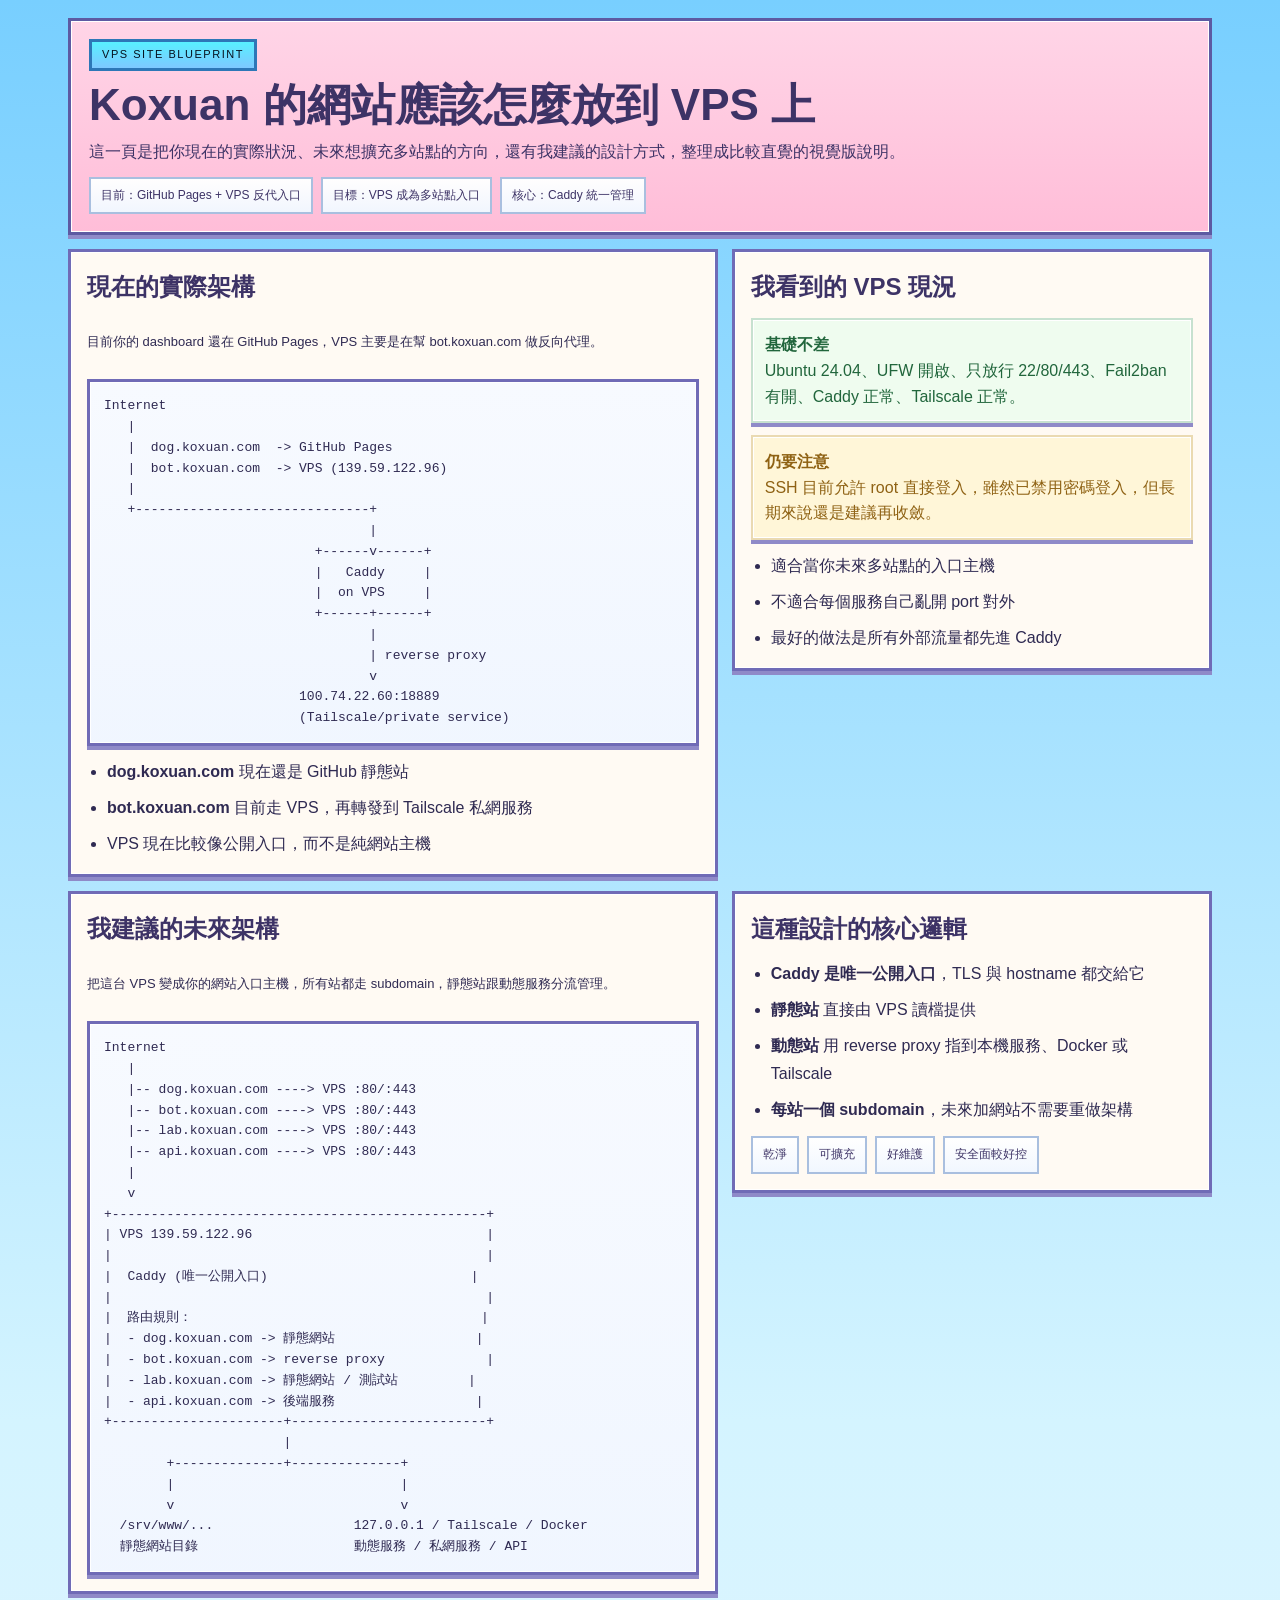
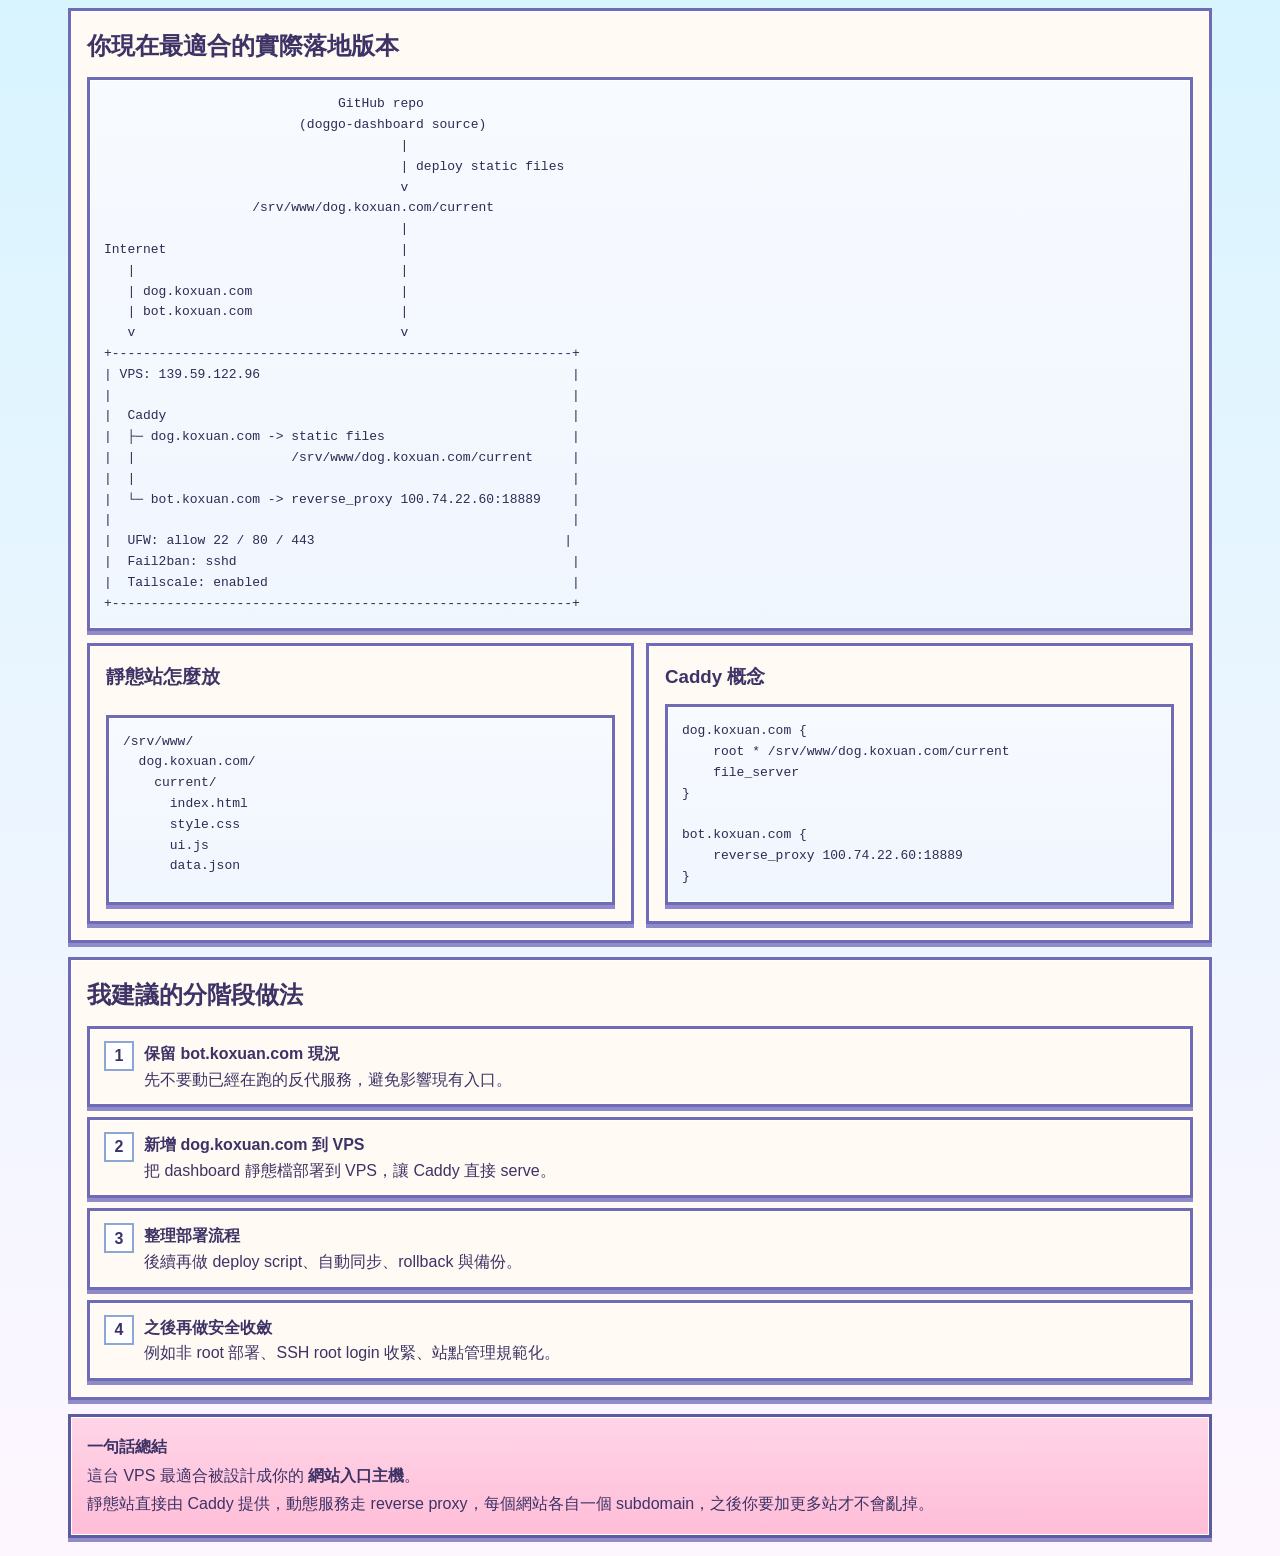
<file: docs/vps-site-architecture.html>
<!doctype html>
<html lang="zh-Hant">
  <head>
    <meta charset="UTF-8" />
    <meta name="viewport" content="width=device-width, initial-scale=1.0" />
    <title>VPS Site Architecture | Koxuan</title>
    <link rel="stylesheet" href="./style.css" />
    <style>
      .arch-shell {
        max-width: 1180px;
        margin: 0 auto;
        padding: 18px;
      }
      .arch-page {
        display: grid;
        gap: 14px;
      }
      .arch-hero {
        padding: 18px;
        display: grid;
        gap: 10px;
      }
      .arch-kicker {
        display: inline-block;
        width: fit-content;
        padding: 4px 10px;
        font-size: 11px;
        letter-spacing: .14em;
        color: #06111f;
        background: linear-gradient(180deg, #58f0ff 0%, #7ec8ff 100%);
        border: 3px solid #2d77b7;
      }
      .arch-title {
        margin: 0;
        font-size: clamp(28px, 5vw, 44px);
        line-height: 1.08;
      }
      .arch-sub {
        margin: 0;
        color: var(--soft-text);
        line-height: 1.8;
      }
      .arch-grid {
        display: grid;
        grid-template-columns: 1.15fr .85fr;
        gap: 14px;
        align-items: start;
      }
      .arch-card {
        padding: 16px;
        display: grid;
        gap: 12px;
      }
      .arch-card h2,
      .arch-card h3 {
        margin: 0;
      }
      .arch-card p,
      .arch-card li {
        line-height: 1.75;
        color: var(--card-text);
      }
      .arch-pill-row {
        display: flex;
        flex-wrap: wrap;
        gap: 8px;
      }
      .arch-pill {
        padding: 7px 10px;
        border: 2px solid #a9bfdf;
        background: linear-gradient(180deg, rgba(255,255,255,.98) 0%, rgba(241,247,255,.98) 100%);
        font-size: 12px;
      }
      .diagram {
        overflow: auto;
        padding: 14px;
        background: linear-gradient(180deg, rgba(247,250,255,.98) 0%, rgba(240,246,255,.98) 100%);
      }
      .diagram pre {
        margin: 0;
        font-size: 13px;
        line-height: 1.6;
        color: var(--card-text);
        white-space: pre;
      }
      .arch-list {
        margin: 0;
        padding-left: 20px;
        display: grid;
        gap: 8px;
      }
      .arch-mini {
        font-size: 13px;
        color: var(--card-muted);
      }
      .arch-columns {
        display: grid;
        grid-template-columns: 1fr 1fr;
        gap: 12px;
      }
      .status-good,
      .status-watch {
        padding: 12px;
      }
      .status-good {
        background: var(--status-ok-bg);
        color: var(--status-ok-fg);
        border: 2px solid rgba(19,103,70,.18);
      }
      .status-watch {
        background: var(--status-warn-bg);
        color: var(--status-warn-fg);
        border: 2px solid rgba(138,91,6,.18);
      }
      .arch-steps {
        counter-reset: step;
        display: grid;
        gap: 10px;
      }
      .arch-step {
        padding: 12px;
        position: relative;
        padding-left: 54px;
      }
      .arch-step::before {
        counter-increment: step;
        content: counter(step);
        position: absolute;
        left: 14px;
        top: 12px;
        width: 26px;
        height: 26px;
        display: grid;
        place-items: center;
        border: 2px solid #8aa7d5;
        background: #fff;
        font-weight: 700;
      }
      .arch-footer {
        padding: 16px;
        line-height: 1.8;
      }
      @media (max-width: 960px) {
        .arch-grid,
        .arch-columns {
          grid-template-columns: 1fr;
        }
      }
    </style>
  </head>
  <body>
    <div class="arch-shell">
      <div class="arch-page">
        <header class="arch-hero frame candy">
          <span class="arch-kicker">VPS SITE BLUEPRINT</span>
          <h1 class="arch-title">Koxuan 的網站應該怎麼放到 VPS 上</h1>
          <p class="arch-sub">
            這一頁是把你現在的實際狀況、未來想擴充多站點的方向，還有我建議的設計方式，整理成比較直覺的視覺版說明。
          </p>
          <div class="arch-pill-row">
            <span class="arch-pill">目前：GitHub Pages + VPS 反代入口</span>
            <span class="arch-pill">目標：VPS 成為多站點入口</span>
            <span class="arch-pill">核心：Caddy 統一管理</span>
          </div>
        </header>

        <section class="arch-grid">
          <article class="arch-card frame white-panel">
            <h2>現在的實際架構</h2>
            <p class="arch-mini">目前你的 dashboard 還在 GitHub Pages，VPS 主要是在幫 bot.koxuan.com 做反向代理。</p>
            <div class="diagram frame white-panel">
<pre>Internet
   |
   |  dog.koxuan.com  -> GitHub Pages
   |  bot.koxuan.com  -> VPS (139.59.122.96)
   |
   +------------------------------+
                                  |
                           +------v------+
                           |   Caddy     |
                           |  on VPS     |
                           +------+------+
                                  |
                                  | reverse proxy
                                  v
                         100.74.22.60:18889
                         (Tailscale/private service)</pre>
            </div>
            <ul class="arch-list">
              <li><b>dog.koxuan.com</b> 現在還是 GitHub 靜態站</li>
              <li><b>bot.koxuan.com</b> 目前走 VPS，再轉發到 Tailscale 私網服務</li>
              <li>VPS 現在比較像公開入口，而不是純網站主機</li>
            </ul>
          </article>

          <article class="arch-card frame white-panel">
            <h2>我看到的 VPS 現況</h2>
            <div class="status-good frame white-panel">
              <b>基礎不差</b><br />
              Ubuntu 24.04、UFW 開啟、只放行 22/80/443、Fail2ban 有開、Caddy 正常、Tailscale 正常。
            </div>
            <div class="status-watch frame white-panel">
              <b>仍要注意</b><br />
              SSH 目前允許 root 直接登入，雖然已禁用密碼登入，但長期來說還是建議再收斂。
            </div>
            <ul class="arch-list">
              <li>適合當你未來多站點的入口主機</li>
              <li>不適合每個服務自己亂開 port 對外</li>
              <li>最好的做法是所有外部流量都先進 Caddy</li>
            </ul>
          </article>
        </section>

        <section class="arch-grid">
          <article class="arch-card frame white-panel">
            <h2>我建議的未來架構</h2>
            <p class="arch-mini">把這台 VPS 變成你的網站入口主機，所有站都走 subdomain，靜態站跟動態服務分流管理。</p>
            <div class="diagram frame white-panel">
<pre>Internet
   |
   |-- dog.koxuan.com ----> VPS :80/:443
   |-- bot.koxuan.com ----> VPS :80/:443
   |-- lab.koxuan.com ----> VPS :80/:443
   |-- api.koxuan.com ----> VPS :80/:443
   |
   v
+------------------------------------------------+
| VPS 139.59.122.96                              |
|                                                |
|  Caddy (唯一公開入口)                          |
|                                                |
|  路由規則：                                     |
|  - dog.koxuan.com -> 靜態網站                  |
|  - bot.koxuan.com -> reverse proxy             |
|  - lab.koxuan.com -> 靜態網站 / 測試站         |
|  - api.koxuan.com -> 後端服務                  |
+----------------------+-------------------------+
                       |
        +--------------+--------------+
        |                             |
        v                             v
  /srv/www/...                  127.0.0.1 / Tailscale / Docker
  靜態網站目錄                    動態服務 / 私網服務 / API</pre>
            </div>
          </article>

          <article class="arch-card frame white-panel">
            <h2>這種設計的核心邏輯</h2>
            <ul class="arch-list">
              <li><b>Caddy 是唯一公開入口</b>，TLS 與 hostname 都交給它</li>
              <li><b>靜態站</b> 直接由 VPS 讀檔提供</li>
              <li><b>動態站</b> 用 reverse proxy 指到本機服務、Docker 或 Tailscale</li>
              <li><b>每站一個 subdomain</b>，未來加網站不需要重做架構</li>
            </ul>
            <div class="arch-pill-row">
              <span class="arch-pill">乾淨</span>
              <span class="arch-pill">可擴充</span>
              <span class="arch-pill">好維護</span>
              <span class="arch-pill">安全面較好控</span>
            </div>
          </article>
        </section>

        <section class="arch-card frame white-panel">
          <h2>你現在最適合的實際落地版本</h2>
          <div class="diagram frame white-panel">
<pre>                              GitHub repo
                         (doggo-dashboard source)
                                      |
                                      | deploy static files
                                      v
                   /srv/www/dog.koxuan.com/current
                                      |
Internet                              |
   |                                  |
   | dog.koxuan.com                   |
   | bot.koxuan.com                   |
   v                                  v
+-----------------------------------------------------------+
| VPS: 139.59.122.96                                        |
|                                                           |
|  Caddy                                                    |
|  ├─ dog.koxuan.com -> static files                        |
|  |                    /srv/www/dog.koxuan.com/current     |
|  |                                                        |
|  └─ bot.koxuan.com -> reverse_proxy 100.74.22.60:18889    |
|                                                           |
|  UFW: allow 22 / 80 / 443                                |
|  Fail2ban: sshd                                           |
|  Tailscale: enabled                                       |
+-----------------------------------------------------------+</pre>
          </div>
          <div class="arch-columns">
            <div class="arch-card frame white-panel">
              <h3>靜態站怎麼放</h3>
              <div class="diagram frame white-panel"><pre>/srv/www/
  dog.koxuan.com/
    current/
      index.html
      style.css
      ui.js
      data.json</pre></div>
            </div>
            <div class="arch-card frame white-panel">
              <h3>Caddy 概念</h3>
              <div class="diagram frame white-panel"><pre>dog.koxuan.com {
    root * /srv/www/dog.koxuan.com/current
    file_server
}

bot.koxuan.com {
    reverse_proxy 100.74.22.60:18889
}</pre></div>
            </div>
          </div>
        </section>

        <section class="arch-card frame white-panel">
          <h2>我建議的分階段做法</h2>
          <div class="arch-steps">
            <div class="arch-step frame white-panel">
              <b>保留 bot.koxuan.com 現況</b><br />
              先不要動已經在跑的反代服務，避免影響現有入口。
            </div>
            <div class="arch-step frame white-panel">
              <b>新增 dog.koxuan.com 到 VPS</b><br />
              把 dashboard 靜態檔部署到 VPS，讓 Caddy 直接 serve。
            </div>
            <div class="arch-step frame white-panel">
              <b>整理部署流程</b><br />
              後續再做 deploy script、自動同步、rollback 與備份。
            </div>
            <div class="arch-step frame white-panel">
              <b>之後再做安全收斂</b><br />
              例如非 root 部署、SSH root login 收緊、站點管理規範化。
            </div>
          </div>
        </section>

        <footer class="arch-footer frame candy">
          <b>一句話總結</b><br />
          這台 VPS 最適合被設計成你的 <b>網站入口主機</b>。<br />
          靜態站直接由 Caddy 提供，動態服務走 reverse proxy，每個網站各自一個 subdomain，之後你要加更多站才不會亂掉。
        </footer>
      </div>
    </div>
  </body>
</html>
</file>
<file: dashboard/style.css>
:root {
  --bg1: #85d8ff;
  --bg2: #d3f2ff;
  --pink1: #ffb7d8;
  --pink2: #ff82b8;
  --pink3: #d85d93;
  --cream: #fffaf3;
  --lav: #b7b7ff;
  --lav2: #7d83d8;
  --mint: #93f2bb;
  --mint2: #48bb7b;
  --yellow: #ffe67a;
  --yellow2: #d6a842;
  --ink: #3d3366;
  --muted: #6c6799;
  --grass1: #6fe38b;
  --grass2: #3cbf64;
  --cloud: #ffffff;
  --dog1: #d9a16f;
  --dog2: #99633e;
  --dog3: #7a492d;
}

* { box-sizing: border-box; image-rendering: pixelated; }
body {
  margin: 0;
  font-family: ui-monospace, 'Cascadia Code', 'Menlo', 'Consolas', 'Source Code Pro', monospace;
  color: var(--ink);
  background: linear-gradient(180deg, #78cfff 0%, #d4f4ff 45%, #fef6ff 100%);
  transition: background .2s ease, color .2s ease;
}
body[data-theme="night"] {
  --ink: #ffffff;
  --muted: #b8c2cf;
  background: #0f1115;
}
.frame {
  border: 4px solid #5d5aa2;
  box-shadow: inset 0 0 0 2px #ffffff, 0 6px 0 #8f8ac8;
}
.candy {
  background: linear-gradient(180deg, #ffd5e7 0%, #ffbdd8 100%);
}
.white-panel {
  background: var(--cream);
  border: 4px solid #706bb6;
  box-shadow: inset 0 0 0 2px #fff, 0 6px 0 #b3afdf;
}
.dream-shell {
  min-height: 100vh;
  padding: 14px;
}
.dream-top {
  display: flex;
  justify-content: space-between;
  align-items: center;
  padding: 12px 16px;
  margin-bottom: 14px;
}
.game-title {
  font-size: 28px;
  color: #fffef8;
  text-shadow: 3px 3px 0 #b95b87;
}
.game-sub {
  font-size: 12px;
  color: #fff;
}
.top-stats {
  display: flex;
  gap: 10px;
  flex-wrap: wrap;
}
.stat-pill {
  min-width: 110px;
  padding: 8px 10px;
  background: rgba(255,255,255,.65);
  border: 3px solid #8d86cb;
}
.theme-toggle {
  appearance: none;
  cursor: pointer;
  text-align: left;
}
.stat-pill span {
  display: block;
  font-size: 10px;
  color: var(--muted);
}
.stat-pill b {
  display: block;
  margin-top: 3px;
  font-size: 17px;
  color: var(--ink);
}
.dream-layout {
  display: grid;
  grid-template-columns: 1.45fr 0.8fr;
  gap: 14px;
}
.battle-card {
  padding: 12px;
}
.battle-stage {
  position: relative;
  height: 520px;
  overflow: hidden;
  border: 4px solid #7f7cc3;
  background: linear-gradient(180deg, var(--bg1) 0%, var(--bg2) 68%, #d9ffd9 68%, #d9ffd9 100%);
}
body[data-theme="night"] .battle-stage {
  background: linear-gradient(180deg, #20275f 0%, #4358aa 54%, #2e4b78 54%, #1f3553 100%);
}
body[data-theme="night"] .moon,
body[data-theme="night"] .star {
  display: block;
}
/* 添加 CRT 掃描線動畫 */
.battle-stage::after {
  content: " ";
  display: block;
  position: absolute;
  top: 0; left: 0; bottom: 0; right: 0;
  background: linear-gradient(rgba(18, 16, 16, 0) 50%, rgba(0, 0, 0, 0.25) 50%), linear-gradient(90deg, rgba(255, 0, 0, 0.06), rgba(0, 255, 0, 0.02), rgba(0, 0, 255, 0.06));
  z-index: 2;
  background-size: 100% 4px, 3px 100%;
  pointer-events: none;
  animation: flicker 0.15s infinite;
}

@keyframes flicker {
  0% { opacity: 0.9; }
  50% { opacity: 1.1; }
  100% { opacity: 0.9; }
}

/* HP Bar 動畫 */
.hp-bar i {
  transition: width 0.5s cubic-bezier(0.22, 1, 0.36, 1);
}
.cloud,
.hill,
.grass,
.enemy-bubble,
.doggo,
.spark,
.dialog,
.moon,
.star {
  position: absolute;
}
.moon {
  right: 110px;
  top: 34px;
  width: 34px;
  height: 34px;
  background: #fff8bb;
  border: 4px solid #d6c36d;
  display: none;
}
.star {
  width: 8px;
  height: 8px;
  background: #fff7cc;
  border: 2px solid #d3b96b;
  display: none;
}
.star.st1 { right: 170px; top: 30px; }
.star.st2 { right: 80px; top: 90px; }
.star.st3 { left: 120px; top: 80px; }
.star.st4 { left: 260px; top: 36px; }
.cloud {
  height: 26px;
  background: var(--cloud);
  border: 4px solid #90b2e6;
}
body[data-theme="night"] .cloud,
body[data-theme="night"] .cloud::before,
body[data-theme="night"] .cloud::after {
  background: #dbe4ff;
  border-color: #7d97d8;
}
.cloud::before,
.cloud::after {
  content: "";
  position: absolute;
  background: var(--cloud);
  border: 4px solid #90b2e6;
}
.cloud.c1 { left: 40px; top: 40px; width: 72px; }
.cloud.c1::before { left: 8px; top: -18px; width: 24px; height: 18px; }
.cloud.c1::after { right: 10px; top: -14px; width: 28px; height: 14px; }
.cloud.c2 { right: 80px; top: 58px; width: 84px; }
.cloud.c2::before { left: 10px; top: -16px; width: 22px; height: 16px; }
.cloud.c2::after { right: 16px; top: -18px; width: 26px; height: 18px; }
.cloud.c3 { right: 220px; top: 24px; width: 64px; }
.cloud.c3::before { left: 8px; top: -12px; width: 20px; height: 12px; }
.cloud.c3::after { right: 10px; top: -16px; width: 24px; height: 16px; }
.hill.back {
  left: 40px;
  bottom: 108px;
  width: 220px;
  height: 100px;
  background: #a6f0a8;
  border: 4px solid #5fc77d;
  border-radius: 999px 999px 0 0;
}
.hill.front {
  right: 40px;
  bottom: 108px;
  width: 260px;
  height: 120px;
  background: #84df95;
  border: 4px solid #49b46a;
  border-radius: 999px 999px 0 0;
}
body[data-theme="night"] .hill.back {
  background: #7b9ae6;
  border-color: #4b69be;
}
body[data-theme="night"] .hill.front {
  background: #5f7dd1;
  border-color: #3f58a3;
}
body[data-theme="night"] .grass {
  background: repeating-linear-gradient(90deg, #3ca86d 0 22px, #277a4d 22px 44px);
  border-top-color: #215f40;
}
.grass {
  left: 0;
  right: 0;
  bottom: 0;
  height: 112px;
  background:
    repeating-linear-gradient(90deg, var(--grass1) 0 22px, var(--grass2) 22px 44px);
  border-top: 4px solid #3aa861;
}
.enemy-bubble {
  right: 24px;
  top: 26px;
  width: 280px;
  padding: 12px;
}
.enemy-name,
.player-name,
.command-title,
.side-title {
  color: var(--ink);
  font-size: 16px;
}
.hp-wrap {
  display: flex;
  align-items: center;
  gap: 8px;
  margin-top: 8px;
}
.hp-wrap span {
  font-size: 12px;
  color: var(--muted);
}
.hp-bar {
  flex: 1;
  height: 16px;
  background: #dddaf8;
  border: 3px solid #6e67b2;
}
.hp-bar i {
  display: block;
  height: 100%;
}
.hp-bar.pink i {
  width: 74%;
  background: linear-gradient(90deg, var(--pink2) 0 78%, #dddaf8 78% 100%);
}
.hp-bar.green i {
  width: 92%;
  background: linear-gradient(90deg, var(--mint) 0 88%, #dddaf8 88% 100%);
}
.enemy-text {
  margin-top: 10px;
  font-size: 14px;
}
.doggo {
  left: 92px;
  bottom: 110px;
  width: 188px;
  height: 180px;
  animation: bob 1.2s steps(2) infinite;
}
.doggo .ear,
.doggo .body,
.doggo .face,
.doggo .eye,
.doggo .nose,
.doggo .cheek,
.doggo .paw,
.doggo .tail {
  position: absolute;
}
.doggo .ear {
  top: 18px;
  width: 34px;
  height: 48px;
  background: var(--dog3);
  border: 4px solid #5c321d;
}
.doggo .ear.left { left: 36px; }
.doggo .ear.right { right: 36px; }
.doggo .body {
  left: 42px;
  top: 84px;
  width: 104px;
  height: 58px;
  background: var(--dog1);
  border: 4px solid var(--dog2);
}
.doggo .face {
  left: 34px;
  top: 42px;
  width: 120px;
  height: 74px;
  background: var(--dog1);
  border: 4px solid var(--dog2);
}
.doggo .eye {
  top: 66px;
  width: 10px;
  height: 14px;
  background: #2b1c1c;
}
.doggo .eye.left { left: 68px; }
.doggo .eye.right { right: 68px; }
.doggo .nose {
  left: 86px;
  top: 82px;
  width: 16px;
  height: 12px;
  background: #3b2b2b;
}
.doggo .cheek {
  top: 86px;
  width: 12px;
  height: 8px;
  background: #ffb3c6;
}
.doggo .cheek.left { left: 58px; }
.doggo .cheek.right { right: 58px; }
.doggo .paw {
  top: 136px;
  width: 20px;
  height: 20px;
  background: var(--dog1);
  border: 4px solid var(--dog2);
}
.doggo .p1 { left: 56px; }
.doggo .p2 { right: 56px; }
.doggo .tail {
  right: 24px;
  top: 98px;
  width: 20px;
  height: 38px;
  background: var(--dog3);
  border: 4px solid #5c321d;
}
.spark {
  width: 12px;
  height: 12px;
  background: var(--yellow);
  border: 3px solid var(--yellow2);
  transform: rotate(45deg);
}
.spark.s1 { left: 300px; top: 160px; }
.spark.s2 { left: 260px; top: 110px; }
.spark.s3 { left: 330px; top: 220px; }
body[data-theme="night"] .spark {
  background: #fff2a8;
  border-color: #d9ba52;
  box-shadow: 0 0 10px rgba(255, 242, 168, .5);
}
body[data-theme="night"] .enemy-bubble,
body[data-theme="night"] .player-box,
body[data-theme="night"] .command-box,
body[data-theme="night"] .dialog {
  background: #161a20;
  color: #f3f4f6;
  border-color: #2c3440;
  box-shadow: inset 0 0 0 1px rgba(255,255,255,.02);
}
body[data-theme="night"] .enemy-name,
body[data-theme="night"] .player-name,
body[data-theme="night"] .command-title,
body[data-theme="night"] .side-title,
body[data-theme="night"] .enemy-text,
body[data-theme="night"] .dialog,
body[data-theme="night"] .meta-grid b,
body[data-theme="night"] .stat-pill b,
body[data-theme="night"] .summary-list b,
body[data-theme="night"] .task-list b,
body[data-theme="night"] .cmd-btn {
  color: #f3f4f6;
}
body[data-theme="night"] .hp-wrap span,
body[data-theme="night"] .meta-grid span,
body[data-theme="night"] .task-list small,
body[data-theme="night"] .hint,
body[data-theme="night"] .stat-pill span,
body[data-theme="night"] .summary-list span,
body[data-theme="night"] .task-list span {
  color: #c5ced8;
}
body[data-theme="night"] .candy {
  background: #13171d;
}
body[data-theme="night"] .game-title,
body[data-theme="night"] .game-sub {
  color: #ffffff;
  text-shadow: none;
}
body[data-theme="night"] .stat-pill {
  background: #171b22;
  border-color: #2d3440;
  box-shadow: inset 0 0 0 1px rgba(255,255,255,.02);
}
body[data-theme="night"] .task-list li,
body[data-theme="night"] .summary-list li {
  background: #14181f;
  border-color: #29303b;
}
body[data-theme="night"] .cmd-btn {
  background: #1a1f27;
  border-color: #344050;
  color: #f3f4f6;
  box-shadow: inset 0 0 0 1px rgba(255,255,255,.02);
}
body[data-theme="night"] .frame {
  border-color: #252c36;
  box-shadow: inset 0 0 0 1px rgba(255,255,255,.02);
}
.dialog {
  left: 22px;
  right: 22px;
  bottom: 18px;
  min-height: 90px;
  padding: 12px;
  font-size: 15px;
  line-height: 1.45;
}
.bottom-panels {
  display: grid;
  grid-template-columns: 1.2fr 0.8fr;
  gap: 12px;
  margin-top: 12px;
}
.player-box,
.command-box {
  padding: 12px;
}
.meta-grid {
  display: grid;
  grid-template-columns: 1fr 1fr;
  gap: 10px;
  margin-top: 10px;
}
.meta-grid span {
  display: block;
  font-size: 11px;
  color: var(--muted);
}
.meta-grid b {
  font-size: 14px;
}
.command-grid {
  display: grid;
  grid-template-columns: 1fr 1fr;
  gap: 8px;
}
.cmd-btn {
  appearance: none;
  border: 3px solid #7c74bf;
  background: linear-gradient(180deg, #fff5bf 0%, #ffd972 100%);
  color: var(--ink);
  padding: 10px 8px;
  font: inherit;
  text-decoration: none;
  text-align: center;
  cursor: pointer;
  box-shadow: inset 0 0 0 2px #fff, 0 4px 0 #c9a54d;
}
.cmd-btn:hover { filter: brightness(1.05); }
.side-stack {
  display: grid;
  gap: 14px;
}
.side-card {
  padding: 12px;
}
.task-list,
.summary-list {
  list-style: none;
  padding: 0;
  margin: 0;
  display: grid;
  gap: 8px;
}
.task-list li,
.summary-list li {
  display: flex;
  justify-content: space-between;
  gap: 10px;
  padding: 10px;
  background: rgba(255,255,255,.68);
  border: 3px solid #8d86cb;
  font-size: 12px;
}
.task-list span,
.summary-list span {
  flex: 1;
  line-height: 1.45;
}
.task-list small { color: var(--muted); }
.task-list b.ok,
.summary-list b.ok { color: var(--mint2); }
.task-list b.warn,
.summary-list b.warn { color: #c78a10; }
.task-list b.danger,
.summary-list b.danger { color: #d85068; }
.task-list a,
.headline-list a {
  word-break: break-word;
  overflow-wrap: anywhere;
}
.task-list li b,
.summary-list li b {
  flex-shrink: 0;
  white-space: nowrap;
}
.hint {
  margin-top: 10px;
  font-size: 11px;
  color: var(--muted);
}
@keyframes bob {
  0%, 100% { transform: translateY(0); }
  50% { transform: translateY(-5px); }
}
@media (max-width: 1100px) {
  .dream-layout,
  .bottom-panels { grid-template-columns: 1fr; }
}
@media (max-width: 720px) {
  .top-stats { grid-template-columns: 1fr 1fr; display: grid; }
  .stat-pill { min-width: 0; }
  .meta-grid,
  .command-grid { grid-template-columns: 1fr; display: grid; }
  .battle-stage { height: 620px; }
  .task-list li, .summary-list li { flex-direction: column; }
}
</file>
<file: docs/style.css>
:root {
  --bg1: #85d8ff;
  --bg2: #d3f2ff;
  --pink1: #ffb7d8;
  --pink2: #ff82b8;
  --pink3: #d85d93;
  --cream: #fffaf3;
  --lav2: #7d83d8;
  --mint: #93f2bb;
  --mint2: #48bb7b;
  --yellow: #ffe67a;
  --yellow2: #d6a842;
  --ink: #3d3366;
  --muted: #6c6799;
  --grass1: #6fe38b;
  --grass2: #3cbf64;
  --cloud: #ffffff;
  --dog1: #d9a16f;
  --dog2: #99633e;
  --dog3: #7a492d;
  --card-text: #2f2a52;
  --card-muted: #595381;
  --card-link: #2943a8;
  --card-border-soft: #8d86cb;
  --status-ok-bg: #effcef;
  --status-ok-fg: #21663c;
  --status-warn-bg: #fff6d8;
  --status-warn-fg: #8f6214;
  --status-danger-bg: #ffe1e8;
  --status-danger-fg: #9e3555;
}

* { box-sizing: border-box; image-rendering: pixelated; }
body {
  margin: 0;
  font-family: ui-monospace, 'Cascadia Code', 'Menlo', 'Consolas', 'Source Code Pro', monospace;
  color: var(--ink);
  background: linear-gradient(180deg, #78cfff 0%, #d4f4ff 45%, #fef6ff 100%);
  transition: background .2s ease, color .2s ease;
}
body[data-theme="night"] {
  --ink: #e6ecff;
  --muted: #b2bddf;
  --card-text: #edf2ff;
  --card-muted: #b5c0e4;
  --card-link: #b7c9ff;
  --card-border-soft: #4d568a;
  --night-panel-bg: #12182d;
  --night-panel-bg-strong: #161d33;
  --night-panel-bg-soft: #1f2743;
  --night-panel-bg-elevated: #243050;
  --night-panel-border: #6172ad;
  --night-panel-border-soft: #4e5b88;
  --night-panel-shadow: inset 0 0 0 2px rgba(164,182,238,.1), 0 6px 0 #0f1527;
  --night-panel-shadow-soft: inset 0 0 0 2px rgba(164,182,238,.08), 0 4px 0 #10162a;
  --night-button-bg: linear-gradient(180deg, #2c375c 0%, #1f2744 100%);
  --night-button-border: #6e81c4;
  --night-button-shadow: inset 0 0 0 2px rgba(188,203,248,.1), 0 4px 0 #11172b;
  --night-chip-ok-bg: #9be2b4;
  --night-chip-ok-fg: #102a1a;
  --night-chip-warn-bg: #ffd978;
  --night-chip-warn-fg: #3c2a08;
  --night-chip-danger-bg: #ffadc3;
  --night-chip-danger-fg: #3d1320;
  --night-accent-violet-bg: #56479d;
  --night-accent-violet-border: #35285f;
  --night-accent-violet-shadow: 0 3px 0 #21183f;
  --night-hero-bg: linear-gradient(180deg, rgba(20,24,44,.96) 0%, rgba(14,18,34,.98) 100%);
  --night-hero-border: #38426f;
  --night-hero-shadow: inset 0 0 0 2px rgba(110,125,182,.18), 0 6px 0 #171c37;
  --night-hero-label-bg: #37426d;
  --night-hero-label-border: #1f2744;
  --night-hero-label-shadow: 0 3px 0 #12182c;
  --night-market-ok-bg: linear-gradient(180deg, rgba(37, 71, 49, .92) 0%, rgba(24, 45, 31, .92) 100%);
  --night-market-ok-border: #567f57;
  --night-market-warn-bg: linear-gradient(180deg, rgba(88, 68, 28, .92) 0%, rgba(54, 40, 17, .92) 100%);
  --night-market-warn-border: #8d7236;
  --night-market-danger-bg: linear-gradient(180deg, rgba(90, 34, 52, .92) 0%, rgba(56, 21, 32, .92) 100%);
  --night-market-danger-border: #8d5365;
  --night-guestbook-scene-bg: linear-gradient(180deg, #1f2342 0%, #161a31 100%);
  --night-guestbook-shell-bg: linear-gradient(180deg, #181d37 0%, #11152a 100%);
  --night-guestbook-shelf-bg: linear-gradient(180deg, #7b5ca0 0%, #543b76 100%);
  --night-guestbook-shelf-border: #36244e;
  --night-hover-bg: #212948;
  --night-hover-border: #6b7ab3;
  --night-hover-text: #eef3ff;
  --night-focus-badge-bg: #ff8fb7;
  --night-focus-badge-border: #c85386;
  --night-focus-badge-shadow: 0 3px 0 #8f355f;
  --night-target-lock-bg: #ff6f8f;
  --night-target-lock-border: #a53a5b;
  --night-target-lock-shadow: 0 2px 0 #6d2038;
  --night-input-placeholder: #98a5cf;
  --status-ok-bg: rgba(41, 83, 58, .45);
  --status-ok-fg: #bdf3cb;
  --status-warn-bg: rgba(110, 82, 30, .45);
  --status-warn-fg: #ffe29a;
  --status-danger-bg: rgba(108, 39, 63, .45);
  --status-danger-fg: #ffbfd0;
  background: linear-gradient(180deg, #090b17 0%, #0d1124 42%, #06070f 100%);
}
.frame {
  border: 4px solid #5d5aa2;
  box-shadow: inset 0 0 0 2px #ffffff, 0 6px 0 #8f8ac8;
}
.candy {
  background: linear-gradient(180deg, #ffd5e7 0%, #ffbdd8 100%);
}
.white-panel {
  background: var(--cream);
  border: 4px solid #706bb6;
  box-shadow: inset 0 0 0 2px #fff, 0 6px 0 #b3afdf;
}
.dream-shell {
  min-height: 100vh;
  padding: 14px;
  max-width: min(100%, 1280px);
  margin-inline: auto;
}
.dream-top {
  display: flex;
  flex-wrap: wrap;
  justify-content: space-between;
  align-items: flex-start;
  gap: 12px;
  padding: 14px 18px;
  margin-bottom: 14px;
}
.title-block {
  display: grid;
  gap: 4px;
}
.game-kicker {
  display: inline-block;
  width: fit-content;
  padding: 3px 8px;
  font-size: 10px;
  letter-spacing: .16em;
  color: #fffdf7;
  background: #6e67b2;
  border: 3px solid #4f4891;
  box-shadow: 0 3px 0 #2f2b61;
}
.game-title {
  font-size: clamp(26px, 4vw, 42px);
  line-height: 1;
  letter-spacing: .08em;
  color: #fffef8;
  text-shadow: 4px 4px 0 #b95b87, 0 0 0 #fff;
}
.game-sub {
  max-width: 42rem;
  font-size: 12px;
  line-height: 1.5;
  color: #fff;
}
.top-stats {
  display: flex;
  gap: 10px;
  flex-wrap: wrap;
}

.monitor-disclaimer {
  grid-column: 1 / -1;
  margin: 0;
  color: var(--ink-soft, #5d5167);
  font-size: 0.78rem;
  text-align: right;
}

.guestbook-modal-status {
  min-height: 1.4em;
  color: var(--danger, #a72d3d);
  font-size: 0.88rem;
}
.stat-pill {
  min-width: 110px;
  padding: 8px 10px;
  background: rgba(255,255,255,.65);
  border: 3px solid #8d86cb;
}
.theme-toggle,
.layout-toggle {
  appearance: none;
  cursor: pointer;
  text-align: left;
  transition: transform 0.16s ease, box-shadow 0.16s ease, filter 0.16s ease;
}
body[data-theme="night"] .theme-toggle,
body[data-theme="night"] .layout-toggle,
body[data-theme="night"] .cmd-btn {
  background: var(--night-button-bg);
  border-color: var(--night-button-border);
  box-shadow: var(--night-button-shadow);
}
body[data-theme="night"] .theme-toggle span,
body[data-theme="night"] .theme-toggle b,
body[data-theme="night"] .theme-toggle small,
body[data-theme="night"] .layout-toggle span,
body[data-theme="night"] .layout-toggle b,
body[data-theme="night"] .layout-toggle small,
body[data-theme="night"] .cmd-btn {
  color: #eef3ff;
}
.theme-toggle:hover,
.theme-toggle:focus-visible,
.layout-toggle:hover,
.layout-toggle:focus-visible {
  transform: translateY(-1px);
  filter: brightness(1.04);
}
.theme-toggle-flash {
  animation: theme-flash 0.32s ease;
}
.stat-pill span {
  display: block;
  font-size: 10px;
  color: var(--muted);
}
.stat-pill b {
  display: block;
  margin-top: 3px;
  font-size: 17px;
  color: var(--ink);
  transition: opacity 0.12s ease;
}
.stat-pill small {
  display: block;
  margin-top: 4px;
  font-size: 10px;
  color: var(--muted);
  opacity: .92;
}
.theme-toggle:hover small,
.theme-toggle:focus-visible small {
  color: var(--ink);
}
.dream-layout {
  display: grid;
  grid-template-columns: minmax(0, 1.62fr) minmax(250px, 0.72fr);
  gap: 10px;
  align-items: start;
}
.hero-hud {
  margin-bottom: 14px;
  padding: 14px 16px;
  display: grid;
  grid-template-columns: minmax(0, 1.2fr) minmax(280px, 0.9fr);
  gap: 14px;
  align-items: stretch;
  background: linear-gradient(180deg, rgba(255,255,255,.95) 0%, rgba(255,248,228,.95) 100%);
}
.hero-hud[data-focus-theme="trump"] {
  background: linear-gradient(180deg, rgba(255,245,232,.98) 0%, rgba(255,221,210,.98) 100%);
  border-color: #cc7f64;
  box-shadow: inset 0 0 0 2px #fff4ec, 0 6px 0 #c78974;
}
.hero-hud[data-focus-theme="us-quotes"] {
  background: linear-gradient(180deg, rgba(240,250,255,.98) 0%, rgba(214,233,255,.98) 100%);
  border-color: #6e8dd8;
  box-shadow: inset 0 0 0 2px #f6fbff, 0 6px 0 #8dacdf;
}
.hero-hud[data-focus-theme="quotes"] {
  background: linear-gradient(180deg, rgba(250,255,238,.98) 0%, rgba(227,248,193,.98) 100%);
  border-color: #8aad43;
  box-shadow: inset 0 0 0 2px #fbfff1, 0 6px 0 #aacd63;
}
.hero-hud[data-focus-theme="feed"] {
  background: linear-gradient(180deg, rgba(246,243,255,.98) 0%, rgba(227,220,255,.98) 100%);
  border-color: #8a78c4;
  box-shadow: inset 0 0 0 2px #fcfbff, 0 6px 0 #a89ad8;
}
body[data-theme="night"] .hero-hud[data-focus-theme="trump"] {
  background: linear-gradient(180deg, rgba(38,22,26,.96) 0%, rgba(22,14,18,.98) 100%);
  border-color: #774853;
  box-shadow: inset 0 0 0 2px rgba(199,128,142,.14), 0 6px 0 #241217;
}
body[data-theme="night"] .hero-hud[data-focus-theme="us-quotes"] {
  background: linear-gradient(180deg, rgba(18,27,46,.96) 0%, rgba(12,18,31,.98) 100%);
  border-color: #4d6aa2;
  box-shadow: inset 0 0 0 2px rgba(122,156,225,.14), 0 6px 0 #131a2e;
}
body[data-theme="night"] .hero-hud[data-focus-theme="quotes"] {
  background: linear-gradient(180deg, rgba(20,32,22,.96) 0%, rgba(12,20,14,.98) 100%);
  border-color: #5e8754;
  box-shadow: inset 0 0 0 2px rgba(145,201,129,.12), 0 6px 0 #142116;
}
body[data-theme="night"] .hero-hud[data-focus-theme="feed"] {
  background: linear-gradient(180deg, rgba(25,21,44,.96) 0%, rgba(15,12,29,.98) 100%);
  border-color: #62558f;
  box-shadow: inset 0 0 0 2px rgba(146,128,201,.14), 0 6px 0 #18142c;
}
.hero-copy {
  display: grid;
  gap: 8px;
}
.hero-label {
  display: inline-block;
  width: fit-content;
}
.hero-title {
  margin: 0;
  font-size: clamp(20px, 3vw, 30px);
  line-height: 1.35;
  color: var(--ink);
}
.hero-desc {
  margin: 0;
  font-size: 13px;
  line-height: 1.75;
  color: var(--muted);
  max-width: 58ch;
}
.market-session-strip {
  display: flex;
  flex-wrap: wrap;
  gap: 8px;
  margin-top: 4px;
}
.market-session-pill {
  display: inline-flex;
  align-items: center;
  gap: 6px;
  padding: 6px 8px;
  font-size: 11px;
  line-height: 1.4;
  color: #3d3366;
  background: rgba(255,255,255,.86);
  border: 3px solid #8d86cb;
  box-shadow: inset 0 0 0 2px #fff8dd;
}
.market-session-pill.ok {
  background: linear-gradient(180deg, #e8ffd9 0%, #bbef9f 100%);
  border-color: #72a33d;
}
.market-session-pill.warn {
  background: linear-gradient(180deg, #fff3c8 0%, #ffd97d 100%);
  border-color: #c79029;
}
.market-session-pill.danger {
  background: linear-gradient(180deg, #ffd9e5 0%, #ffb0c7 100%);
  border-color: #c35b7d;
}
body[data-theme="night"] .market-session-pill {
  color: #dce4ff;
  background: rgba(18, 23, 43, .92);
  border-color: #49537f;
  box-shadow: inset 0 0 0 2px rgba(137,151,209,.1);
}
body[data-theme="night"] .market-session-pill.ok {
  background: var(--night-market-ok-bg);
  border-color: var(--night-market-ok-border);
}
body[data-theme="night"] .market-session-pill.warn {
  background: var(--night-market-warn-bg);
  border-color: var(--night-market-warn-border);
}
body[data-theme="night"] .market-session-pill.danger {
  background: var(--night-market-danger-bg);
  border-color: var(--night-market-danger-border);
}
body[data-theme="night"] .focus-pill {
  color: #dde5ff;
  background: linear-gradient(180deg, rgba(31, 40, 69, .94) 0%, rgba(22, 29, 50, .94) 100%);
  border-color: #596aa4;
  box-shadow: inset 0 0 0 2px rgba(150,166,226,.1);
}
body[data-theme="night"] .focus-pill b {
  color: #ffd88d;
}
body[data-theme="night"] .focus-pill.is-top {
  background: linear-gradient(180deg, rgba(77, 89, 145, .98) 0%, rgba(49, 59, 105, .98) 100%);
  border-color: #8a9de2;
}
.hero-metrics {
  display: grid;
  grid-template-columns: 1fr 1fr;
  gap: 10px;
}
.hero-metric {
  padding: 10px;
  background: rgba(255,255,255,.82);
  border: 3px solid #8d86cb;
  box-shadow: inset 0 0 0 2px #fff5d8;
}
.hero-metric span {
  display: block;
  font-size: 10px;
  color: var(--muted);
}
.hero-metric b {
  display: block;
  margin-top: 4px;
  font-size: 15px;
  line-height: 1.4;
  color: var(--ink);
}
.hero-metric.emphasis {
  grid-column: 1 / -1;
  background: linear-gradient(180deg, #fff4bf 0%, #ffe58a 100%);
  border-color: #cc9f3d;
  box-shadow: inset 0 0 0 2px #fff9de;
}
.hero-priority-metric {
  display: grid;
  gap: 8px;
}
.focus-pill-list {
  display: flex;
  flex-wrap: wrap;
  gap: 8px;
}
.focus-pill {
  display: inline-flex;
  align-items: center;
  gap: 6px;
  padding: 6px 8px;
  font-size: 11px;
  line-height: 1.4;
  color: #3d3366;
  background: rgba(255,255,255,.86);
  border: 3px solid #8d86cb;
  box-shadow: inset 0 0 0 2px #fff8dd;
  cursor: pointer;
  appearance: none;
  font: inherit;
}
.focus-pill b {
  font-size: 10px;
  color: #8f5b16;
}
.focus-pill.is-top {
  background: linear-gradient(180deg, #ffe7b0 0%, #ffd36f 100%);
  border-color: #c99122;
}
.focus-pill:hover,
.focus-pill:focus-visible {
  transform: translateY(-1px);
  filter: brightness(1.03);
}
.battle-card {
  padding: 12px;
  min-width: 0;
}
.battle-stage {
  position: relative;
  height: 520px;
  overflow: hidden;
  border: 4px solid #7f7cc3;
  background: linear-gradient(180deg, var(--bg1) 0%, var(--bg2) 68%, #d9ffd9 68%, #d9ffd9 100%);
  transition: background 0.28s ease, filter 0.28s ease, box-shadow 0.28s ease;
}
.battle-stage[data-battle-mode="alert-mode"] {
  box-shadow: inset 0 0 24px rgba(216, 93, 147, .22);
}
.battle-stage[data-battle-mode="scan-mode"] {
  filter: saturate(1.04);
}
.battle-stage[data-battle-mode="market-mode"] {
  box-shadow: inset 0 -16px 24px rgba(111, 227, 139, .18);
}
body[data-theme="night"] .battle-stage {
  background: linear-gradient(180deg, #20275f 0%, #4358aa 54%, #2e4b78 54%, #1f3553 100%);
}
body[data-theme="night"] .hero-hud {
  background: var(--night-hero-bg);
  border-color: var(--night-hero-border);
  box-shadow: var(--night-hero-shadow);
  backdrop-filter: blur(2px);
}
body[data-theme="night"] .intel-badge {
  background: var(--night-accent-violet-bg);
  border-color: var(--night-accent-violet-border);
  box-shadow: var(--night-accent-violet-shadow);
}
body[data-theme="night"] .hero-label {
  background: var(--night-hero-label-bg);
  border-color: var(--night-hero-label-border);
  box-shadow: var(--night-hero-label-shadow);
  color: #e9eeff;
}
body[data-theme="night"] .hero-metric {
  background: linear-gradient(180deg, rgba(26, 33, 57, .96) 0%, rgba(18, 24, 42, .96) 100%);
  border-color: #536398;
  box-shadow: inset 0 0 0 2px rgba(145,161,219,.12);
}
body[data-theme="night"] .hero-metric.emphasis {
  background: linear-gradient(180deg, rgba(54,64,108,.96) 0%, rgba(34,42,76,.98) 100%);
  border-color: #6d7fc0;
}
body[data-theme="night"] .moon,
body[data-theme="night"] .star {
  display: block;
}
.battle-stage::before {
  content: "";
  position: absolute;
  inset: 0;
  background-image:
    linear-gradient(rgba(255,255,255,.16) 1px, transparent 1px),
    linear-gradient(90deg, rgba(255,255,255,.08) 1px, transparent 1px);
  background-size: 8px 8px;
  opacity: .32;
}
.cloud,
.hill,
.grass,
.enemy-bubble,
.doggo,
.spark,
.dialog,
.moon,
.star,
.dog-particles {
  position: absolute;
}
.moon {
  right: 110px;
  top: 34px;
  width: 34px;
  height: 34px;
  background: #fff8bb;
  border: 4px solid #d6c36d;
  display: none;
}
.star {
  width: 8px;
  height: 8px;
  background: #fff7cc;
  border: 2px solid #d3b96b;
  display: none;
}
.star.st1 { right: 170px; top: 30px; }
.star.st2 { right: 80px; top: 90px; }
.star.st3 { left: 120px; top: 80px; }
.star.st4 { left: 260px; top: 36px; }
.cloud {
  height: 26px;
  background: var(--cloud);
  border: 4px solid #90b2e6;
}
body[data-theme="night"] .cloud,
body[data-theme="night"] .cloud::before,
body[data-theme="night"] .cloud::after {
  background: #dbe4ff;
  border-color: #7d97d8;
}
.cloud::before,
.cloud::after {
  content: "";
  position: absolute;
  background: var(--cloud);
  border: 4px solid #90b2e6;
}
.cloud.c1 { left: 40px; top: 40px; width: 72px; }
.cloud.c1::before { left: 8px; top: -18px; width: 24px; height: 18px; }
.cloud.c1::after { right: 10px; top: -14px; width: 28px; height: 14px; }
.cloud.c2 { right: 80px; top: 58px; width: 84px; }
.cloud.c2::before { left: 10px; top: -16px; width: 22px; height: 16px; }
.cloud.c2::after { right: 16px; top: -18px; width: 26px; height: 18px; }
.cloud.c3 { right: 220px; top: 24px; width: 64px; }
.cloud.c3::before { left: 8px; top: -12px; width: 20px; height: 12px; }
.cloud.c3::after { right: 10px; top: -16px; width: 24px; height: 16px; }
.hill.back {
  left: 40px;
  bottom: 108px;
  width: 220px;
  height: 100px;
  background: #a6f0a8;
  border: 4px solid #5fc77d;
  border-radius: 999px 999px 0 0;
}
.hill.front {
  right: 40px;
  bottom: 108px;
  width: 260px;
  height: 120px;
  background: #84df95;
  border: 4px solid #49b46a;
  border-radius: 999px 999px 0 0;
}
body[data-theme="night"] .hill.back {
  background: #7b9ae6;
  border-color: #4b69be;
}
body[data-theme="night"] .hill.front {
  background: #5f7dd1;
  border-color: #3f58a3;
}
body[data-theme="night"] .grass {
  background: repeating-linear-gradient(90deg, #3ca86d 0 22px, #277a4d 22px 44px);
  border-top-color: #215f40;
}
.grass {
  left: 0;
  right: 0;
  bottom: 0;
  height: 112px;
  background:
    repeating-linear-gradient(90deg, var(--grass1) 0 22px, var(--grass2) 22px 44px);
  border-top: 4px solid #3aa861;
}
.enemy-bubble {
  right: 24px;
  top: 26px;
  width: 280px;
  padding: 12px;
}
.enemy-name,
.player-name,
.command-title,
.side-title {
  color: var(--ink);
  font-size: 16px;
  line-height: 1.3;
}
.battle-hud-top {
  display: flex;
  justify-content: space-between;
  gap: 10px;
  align-items: start;
}
.battle-kicker,
.dialog-kicker,
.intel-kicker,
.guestbook-kicker {
  font-size: 10px;
  letter-spacing: .15em;
  color: #8d5c7f;
}
.battle-kicker {
  margin-top: 4px;
}
.dialog-kicker,
.intel-kicker,
.guestbook-kicker {
  margin-bottom: 4px;
}
.battle-chip,
.intel-badge,
.guestbook-stamp,
.hero-label {
  min-width: 72px;
  padding: 6px 8px;
  text-align: center;
  font-size: 11px;
  color: #fffdf7;
  background: #6f67b7;
  border: 3px solid #4f4891;
  box-shadow: 0 3px 0 #2f2b61;
}
.battle-chip {
  min-width: 86px;
}
.battle-focus-grid {
  margin-top: 12px;
  display: grid;
  grid-template-columns: 1fr 1fr;
  gap: 8px;
}
.battle-focus-card {
  padding: 8px;
  background: rgba(255,255,255,.82);
  border: 3px solid #8d86cb;
}
body[data-theme="night"] .battle-focus-card {
  background: linear-gradient(180deg, rgba(39, 49, 81, .96) 0%, rgba(28, 36, 62, .96) 100%);
  border-color: #6c7fc1;
  box-shadow: inset 0 0 0 2px rgba(186,201,247,.12);
}
.battle-focus-card span {
  display: block;
  font-size: 10px;
  color: var(--muted);
}
.battle-focus-card b {
  display: block;
  margin-top: 4px;
  font-size: 13px;
  line-height: 1.45;
  color: var(--ink);
}
.battle-focus-card small {
  display: block;
  margin-top: 6px;
  font-size: 11px;
  line-height: 1.5;
  color: var(--muted);
}
.battle-broadcast-card {
  position: relative;
  overflow: hidden;
}
.battle-broadcast-card {
  padding-right: 52px;
}
.battle-broadcast-card::after {
  content: "LIVE";
  position: absolute;
  top: 8px;
  right: 8px;
  padding: 2px 6px;
  font-size: 9px;
  letter-spacing: .14em;
  color: #fffdf7;
  background: #ff7f96;
  border: 2px solid #b24768;
}
.quote-list-shell {
  margin-top: 8px;
  max-height: none;
  overflow: visible;
  padding-right: 0;
  position: relative;
  transition: max-height .22s steps(6), padding-right .16s steps(3);
}
.quote-list-shell.is-expanded {
  max-height: 760px;
  overflow: auto;
  padding-right: 4px;
  scrollbar-width: thin;
  scrollbar-color: #7c74bf #f6efc8;
}
.quote-list-shell.is-expanded::after {
  content: '↓ 可向下捲動查看更多';
  position: sticky;
  bottom: 0;
  display: block;
  margin-top: 6px;
  padding: 4px 8px;
  font-size: 10px;
  letter-spacing: .08em;
  color: #fffdf7;
  background: linear-gradient(180deg, rgba(111,103,183,.95) 0%, rgba(79,72,145,.95) 100%);
  border: 2px solid #4f4891;
}
.quote-shell-animating {
  animation: quote-shell-pop .22s steps(5);
}
.flash-update {
  animation: flash-update .42s steps(4);
}
.mini-trend-refresh {
  animation: mini-trend-refresh .42s steps(4);
}
.step-refresh {
  animation: hud-step-refresh .24s steps(4);
}
.note-wall-pulse {
  animation: note-wall-pulse .28s steps(4);
}
.theme-scene-flash .frame,
.theme-scene-flash .hero-hud,
.theme-scene-flash .battle-card {
  animation: theme-scene-flash .28s steps(4);
}
.battle-stage-refresh .enemy-bubble,
.battle-stage-refresh .battle-focus-card,
.battle-stage-refresh .battle-chip {
  animation: hud-step-refresh .24s steps(4);
}
.quote-expand-btn {
  margin-top: 8px;
  width: 100%;
}
.quote-list-shell.is-expanded::-webkit-scrollbar {
  width: 14px;
}
.quote-list-shell.is-expanded::-webkit-scrollbar-track {
  background: #f6efc8;
  border: 3px solid #8d86cb;
}
.quote-list-shell.is-expanded::-webkit-scrollbar-thumb {
  background: linear-gradient(180deg, #8d86cb 0%, #645bb2 100%);
  border: 3px solid #4d458f;
}
.quote-trend-wrap {
  display: inline-flex;
  align-items: center;
  gap: 8px;
}
.mini-trend {
  display: inline-flex;
  align-items: end;
  gap: 2px;
  height: 24px;
  padding: 2px 4px;
  background: rgba(255,255,255,.55);
  border: 2px solid #8d86cb;
}
.mini-trend i {
  display: block;
  width: 4px;
  background: linear-gradient(180deg, #8ef0b8 0%, #4abf7b 100%);
  border: 1px solid #2f7f54;
}
.mini-trend-empty {
  color: var(--card-muted);
  font-size: 12px;
}
.quote-price-line {
  display: inline-block;
}
.quote-price-value {
  color: #2f2957;
}
.quote-mini-pattern {
  display: inline-block;
  margin-left: 8px;
  color: #514b7d;
}
.quote-change-badge {
  display: inline-block;
  min-width: 76px;
  padding: 4px 6px;
  text-align: center;
  font-size: 12px;
  letter-spacing: .08em;
  border: 3px solid #8d86cb;
  background: #fffef7;
  box-shadow: inset 0 0 0 2px #fff7d2;
}
.quote-change-badge.ok {
  color: #8b2840;
  background: linear-gradient(180deg, #ffd9e4 0%, #ff9db8 100%);
  border-color: #bf5a78;
}
.quote-change-badge.warn {
  color: #8a5a12;
  background: linear-gradient(180deg, #fff5cf 0%, #ffd97a 100%);
  border-color: #c49a2d;
}
.quote-change-badge.danger {
  color: #155a39;
  background: linear-gradient(180deg, #d7ffe2 0%, #99ecb7 100%);
  border-color: #4b9d67;
}
.weather-panel {
  order: -1;
}
.weather-head-actions {
  display: inline-flex;
  gap: 8px;
  align-items: center;
}
.weather-toggle-btn {
  padding: 6px 8px;
  font-size: 11px;
  min-width: 98px;
}
.quote-summary,
.weather-summary,
.weather-commute {
  margin-top: 8px;
  margin-bottom: 10px;
  padding: 8px 10px;
  font-size: 12px;
  line-height: 1.55;
  color: var(--card-text);
  border: 3px solid #8d86cb;
}
.quote-summary {
  background: linear-gradient(180deg, #fff7d4 0%, #ffe9a7 100%);
  border-color: #d2a64a;
}
.weather-summary {
  background: linear-gradient(180deg, #f9f6ff 0%, #ebe4ff 100%);
}
.weather-commute {
  border-color: #d39a57;
  background: linear-gradient(180deg, #fff8de 0%, #ffe8b6 100%);
}
body[data-theme="night"] .quote-summary,
body[data-theme="night"] .weather-summary,
body[data-theme="night"] .weather-commute {
  color: #eef3ff;
  background: linear-gradient(180deg, var(--night-panel-bg-elevated) 0%, var(--night-panel-bg-soft) 100%);
  border-color: var(--night-panel-border);
}
.weather-panel-collapsed #weather-list,
.weather-panel-collapsed #weather-summary,
.weather-panel-collapsed #weather-commute {
  display: none;
}
.weather-list {
  margin-top: 2px;
}
.hp-wrap {
  display: flex;
  align-items: center;
  gap: 8px;
  margin-top: 8px;
}
.hp-wrap span {
  font-size: 12px;
  color: var(--muted);
}
.hp-bar {
  flex: 1;
  height: 16px;
  background: #dddaf8;
  border: 3px solid #6e67b2;
}
.hp-bar i {
  display: block;
  height: 100%;
  position: relative;
}
.hp-bar i::after {
  content: "";
  position: absolute;
  left: 0; top: 2px;
  width: 100%; height: 2px;
  background: rgba(255,255,255,.35);
  pointer-events: none;
}
.hp-bar.pink i {
  width: 74%;
  background: linear-gradient(90deg, var(--pink2) 0 78%, #dddaf8 78% 100%);
}
.hp-bar.green i {
  width: 92%;
  background: linear-gradient(90deg, var(--mint) 0 88%, #dddaf8 88% 100%);
}
.enemy-text {
  margin-top: 10px;
  font-size: 14px;
}
#current-status, #task-bubble {
  transition: opacity 0.12s ease;
}
.doggo {
  left: 92px;
  bottom: 110px;
  width: 188px;
  height: 180px;
  cursor: pointer;
  animation: bob 1.35s ease-in-out infinite;
  transform-origin: center bottom;
}
.dog-particles {
  inset: 0;
  pointer-events: none;
}
.dog-particle {
  position: absolute;
  width: 16px;
  height: 16px;
  opacity: 0;
}
.dog-particle.heart {
  background: #ff8db9;
  border: 3px solid #c55788;
  transform: rotate(45deg);
}
.dog-particle.heart::before,
.dog-particle.heart::after {
  content: "";
  position: absolute;
  width: 16px;
  height: 16px;
  background: #ff8db9;
  border: 3px solid #c55788;
  border-radius: 999px;
}
.dog-particle.heart::before { left: -10px; top: -1px; }
.dog-particle.heart::after { left: -1px; top: -10px; }
.dog-particle.star {
  background: #ffe67a;
  border: 3px solid #d6a842;
  transform: rotate(45deg);
}
.doggo:focus {
  outline: none;
}
.doggo:focus-visible {
  outline: 3px solid var(--lav2);
  outline-offset: 4px;
}
.doggo .ear,
.doggo .body,
.doggo .face,
.doggo .eye,
.doggo .nose,
.doggo .cheek,
.doggo .paw,
.doggo .tail-mount,
.doggo .tail,
.doggo .sleep-cap,
.doggo .glasses,
.doggo .siren-hat,
.doggo .scarf,
.doggo .pillow {
  position: absolute;
}
.doggo .sleep-cap,
.doggo .glasses,
.doggo .siren-hat,
.doggo .pillow {
  opacity: 0;
  transition: opacity .16s ease;
}
.doggo .sleep-cap {
  left: 52px;
  top: 12px;
  width: 84px;
  height: 24px;
  background: #7d83d8;
  border: 4px solid #555aa8;
}
.doggo .sleep-cap::after {
  content: "";
  position: absolute;
  right: -10px;
  top: 10px;
  width: 12px;
  height: 12px;
  background: #fff8c8;
  border: 3px solid #d6c36d;
  border-radius: 999px;
}
.doggo .glasses {
  left: 50px;
  top: 62px;
  width: 84px;
  height: 20px;
  border-top: 4px solid #414b86;
}
.doggo .glasses::before,
.doggo .glasses::after {
  content: "";
  position: absolute;
  top: 0;
  width: 24px;
  height: 18px;
  border: 4px solid #414b86;
  background: rgba(255,255,255,.2);
}
.doggo .glasses::before { left: 0; }
.doggo .glasses::after { right: 0; }
.doggo .siren-hat {
  left: 74px;
  top: 10px;
  width: 38px;
  height: 20px;
  background: #ffd76d;
  border: 4px solid #c49a2d;
}
.doggo .siren-hat::after {
  content: "";
  position: absolute;
  left: 8px;
  top: -12px;
  width: 14px;
  height: 12px;
  background: #ff6c87;
  border: 4px solid #bf3d5f;
}
.doggo .pillow {
  left: 34px;
  top: 106px;
  width: 120px;
  height: 46px;
  background: #f7f1ff;
  border: 4px solid #b4a4de;
}
.doggo .scarf {
  left: 56px;
  top: 104px;
  width: 72px;
  height: 16px;
  background: #ff8eb4;
  border: 4px solid #d85d93;
  opacity: .92;
}
.doggo .scarf::after {
  content: "";
  position: absolute;
  right: 8px;
  top: 10px;
  width: 16px;
  height: 24px;
  background: #ff8eb4;
  border: 4px solid #d85d93;
}
.doggo .ear {
  top: 18px;
  width: 34px;
  height: 48px;
  background: var(--dog3);
  border: 4px solid #5c321d;
}
.doggo .ear.left { left: 36px; }
.doggo .ear.right { right: 36px; }
.doggo .body {
  left: 42px;
  top: 84px;
  width: 104px;
  height: 58px;
  background: var(--dog1);
  border: 4px solid var(--dog2);
}
.doggo .face {
  left: 34px;
  top: 42px;
  width: 120px;
  height: 74px;
  background: var(--dog1);
  border: 4px solid var(--dog2);
}
.doggo .eye {
  top: 66px;
  width: 10px;
  height: 14px;
  background: #2b1c1c;
  transform-origin: 50% 60%;
}
.doggo .eye.left { left: 68px; }
.doggo .eye.right { right: 68px; }
.doggo .nose {
  left: 86px;
  top: 82px;
  width: 16px;
  height: 12px;
  background: #3b2b2b;
}
.doggo .cheek {
  top: 86px;
  width: 12px;
  height: 8px;
  background: #ffb3c6;
}
.doggo .cheek.left { left: 58px; }
.doggo .cheek.right { right: 58px; }
.doggo .paw {
  top: 136px;
  width: 20px;
  height: 20px;
  background: var(--dog1);
  border: 4px solid var(--dog2);
}
.doggo .p1 { left: 56px; }
.doggo .p2 { right: 56px; }
.doggo .tail-mount {
  right: 24px;
  top: 98px;
  width: 20px;
  height: 38px;
  pointer-events: none;
  perspective: 72px;
  perspective-origin: 2px 55%;
  transform-style: preserve-3d;
}
.doggo .tail {
  left: 0;
  top: 0;
  width: 100%;
  height: 100%;
  background: var(--dog3);
  border: 4px solid #5c321d;
  transform-origin: 2px 6px;
  animation: tail-wag-mellow 2.7s cubic-bezier(0.45, 0, 0.55, 1) infinite;
  backface-visibility: hidden;
}
.doggo .bone {
  position: absolute;
  left: 88px;
  top: 92px;
  width: 32px;
  height: 11px;
  background: #fff9ec;
  border: 3px solid #a89878;
  border-radius: 3px;
  opacity: 0;
  z-index: 5;
  transform: rotate(-16deg);
  box-shadow: inset 0 0 0 1px rgba(255, 255, 255, 0.55);
  pointer-events: none;
}
.doggo .bone::before,
.doggo .bone::after {
  content: "";
  position: absolute;
  top: 50%;
  width: 11px;
  height: 11px;
  background: inherit;
  border: 3px solid #a89878;
  border-radius: 999px;
  transform: translateY(-50%);
}
.doggo .bone::before {
  left: -7px;
}
.doggo .bone::after {
  right: -7px;
}
.spark {
  width: 12px;
  height: 12px;
  background: var(--yellow);
  border: 3px solid var(--yellow2);
  transform: rotate(45deg);
}
.spark.s1 { left: 300px; top: 160px; }
.spark.s2 { left: 260px; top: 110px; }
.spark.s3 { left: 330px; top: 220px; }
.spark { animation: spark-pulse 2.2s ease-in-out infinite; }
.spark.s2 { animation-delay: -0.7s; }
.spark.s3 { animation-delay: -1.4s; }
body[data-theme="night"] .spark {
  background: #cdb96b;
  border-color: #8f7b36;
  box-shadow: 0 0 6px rgba(205, 185, 107, .22);
}
body[data-theme="night"] .enemy-bubble,
body[data-theme="night"] .player-box,
body[data-theme="night"] .main-feed-panel,
body[data-theme="night"] .command-box,
body[data-theme="night"] .dialog,
body[data-theme="night"] .intel-panel {
  background: var(--night-panel-bg);
  color: var(--card-text);
  border-color: var(--night-panel-border-soft);
  box-shadow: inset 0 0 0 2px rgba(113,127,186,.14), 0 6px 0 #1a203d;
}
body[data-theme="night"] .enemy-name,
body[data-theme="night"] .player-name,
body[data-theme="night"] .command-title,
body[data-theme="night"] .side-title,
body[data-theme="night"] .enemy-text,
body[data-theme="night"] .dialog,
body[data-theme="night"] .meta-grid b,
body[data-theme="night"] .stat-pill b,
body[data-theme="night"] .summary-list b,
body[data-theme="night"] .task-list b,
body[data-theme="night"] .cmd-btn,
body[data-theme="night"] .battle-focus-card b,
body[data-theme="night"] .hero-title,
body[data-theme="night"] .hero-metric b,
body[data-theme="night"] .hero-desc,
body[data-theme="night"] .player-box,
body[data-theme="night"] .command-box,
body[data-theme="night"] .command-box a,
body[data-theme="night"] .command-grid a {
  color: var(--card-text);
}
body[data-theme="night"] .hp-wrap span,
body[data-theme="night"] .meta-grid span,
body[data-theme="night"] .task-list small,
body[data-theme="night"] .hint,
body[data-theme="night"] .stat-pill span,
body[data-theme="night"] .summary-list span,
body[data-theme="night"] .task-list span,
body[data-theme="night"] .side-meta,
body[data-theme="night"] .battle-kicker,
body[data-theme="night"] .dialog-kicker,
body[data-theme="night"] .intel-kicker,
body[data-theme="night"] .battle-focus-card span,
body[data-theme="night"] .hero-metric span {
  color: var(--card-muted);
}
body[data-theme="night"] .battle-focus-card small {
  color: #dbe5ff;
}
body[data-theme="night"] .task-list small,
body[data-theme="night"] .side-meta,
body[data-theme="night"] .hint,
body[data-theme="night"] .battle-kicker,
body[data-theme="night"] .dialog-kicker,
body[data-theme="night"] .intel-kicker,
body[data-theme="night"] .hero-metric span,
body[data-theme="night"] .guestbook-status,
body[data-theme="night"] .guestbook-form label {
  color: #c4cdef;
}
body[data-theme="night"] .headline-list a,
body[data-theme="night"] .task-list a {
  color: var(--card-link);
}
body[data-theme="night"] .task-list small.trump-translation,
body[data-theme="night"] .task-list small.trump-dog-summary,
body[data-theme="night"] .quote-price-value,
body[data-theme="night"] .guestbook-note-text,
body[data-theme="night"] .guestbook-note-name {
  color: #f7fbff;
}
body[data-theme="night"] .task-list small.trump-translation,
body[data-theme="night"] .task-list small.trump-dog-summary {
  color: #f7fbff;
}
body[data-theme="night"] .task-list small.trump-translation {
  background: rgba(35, 44, 76, .96);
  border-color: rgba(126, 145, 211, .62);
}
body[data-theme="night"] .task-list small.trump-dog-summary {
  background: rgba(48, 39, 72, .96);
  border-color: rgba(155, 120, 205, .58);
}
body[data-theme="night"] .candy {
  background: linear-gradient(180deg, #6e5bb1 0%, #52448f 100%);
}
body[data-theme="night"] .game-kicker {
  color: #fef9ff;
  background: var(--night-accent-violet-bg);
  border-color: var(--night-accent-violet-border);
  box-shadow: var(--night-accent-violet-shadow);
}
body[data-theme="night"] .game-title,
body[data-theme="night"] .game-sub {
  color: #dfe6ff;
  text-shadow: 2px 2px 0 #1f2447;
}
body[data-theme="night"] .stat-pill {
  background: rgba(18, 23, 43, .94);
  border-color: #47507e;
}
body[data-theme="night"] .theme-toggle:hover,
body[data-theme="night"] .theme-toggle:focus-visible,
body[data-theme="night"] .layout-toggle:hover,
body[data-theme="night"] .layout-toggle:focus-visible,
body[data-theme="night"] .cmd-btn:hover,
body[data-theme="night"] .cmd-btn:focus-visible {
  background: linear-gradient(180deg, #31406c 0%, #243055 100%);
  border-color: #7d92d6;
  box-shadow: inset 0 0 0 2px rgba(191,206,250,.12), 0 6px 0 #161d36;
}
body[data-theme="night"] .theme-toggle:hover span,
body[data-theme="night"] .theme-toggle:hover b,
body[data-theme="night"] .theme-toggle:hover small,
body[data-theme="night"] .theme-toggle:focus-visible span,
body[data-theme="night"] .theme-toggle:focus-visible b,
body[data-theme="night"] .theme-toggle:focus-visible small,
body[data-theme="night"] .layout-toggle:hover span,
body[data-theme="night"] .layout-toggle:hover b,
body[data-theme="night"] .layout-toggle:hover small,
body[data-theme="night"] .layout-toggle:focus-visible span,
body[data-theme="night"] .layout-toggle:focus-visible b,
body[data-theme="night"] .layout-toggle:focus-visible small,
body[data-theme="night"] .cmd-btn:hover,
body[data-theme="night"] .cmd-btn:focus-visible {
  color: #dfe7ff;
}
body[data-theme="night"] .task-list li,
body[data-theme="night"] .summary-list li {
  background: var(--night-panel-bg-strong);
  border-color: var(--night-panel-border-soft);
}
body[data-theme="night"] .intel-panel .task-list li,
body[data-theme="night"] .intel-panel .summary-list li,
body[data-theme="night"] .guestbook-note,
body[data-theme="night"] .guestbook-prompt,
body[data-theme="night"] .guestbook-modal-card,
body[data-theme="night"] .guestbook-form input,
body[data-theme="night"] .guestbook-form textarea,
body[data-theme="night"] .guestbook-password-input {
  color: var(--card-text);
}
body[data-theme="night"] .guestbook-form input,
body[data-theme="night"] .guestbook-form textarea,
body[data-theme="night"] .guestbook-password-input {
  border-color: #5c6799;
  box-shadow: inset 0 0 0 2px rgba(154,167,226,.08);
}
body[data-theme="night"] .cmd-btn {
  background: var(--night-button-bg);
  border-color: var(--night-button-border);
  box-shadow: var(--night-button-shadow);
}
body[data-theme="night"] .frame {
  border-color: #3a426f;
  box-shadow: inset 0 0 0 2px rgba(130,144,204,.1), 0 6px 0 #171a31;
}
.dialog {
  left: 22px;
  right: 22px;
  bottom: 18px;
  min-height: 90px;
  padding: 12px;
  font-size: 15px;
  line-height: 1.45;
}
.dialog-kicker {
  margin-bottom: 8px;
}
.bottom-panels {
  display: grid;
  grid-template-columns: minmax(0, 1.42fr) minmax(210px, 0.44fr);
  gap: 10px;
  margin-top: 10px;
  align-items: start;
}
.player-stack {
  display: flex;
  flex-direction: column;
  gap: 12px;
  min-width: 0;
}
.player-box[data-card-id="squad"][hidden] {
  display: none;
}
.player-box,
.command-box,
.main-feed-panel {
  padding: 12px;
}
.main-feed-panel {
  min-width: 0;
}
.intel-panel {
  padding: 12px;
  min-width: 0;
  position: relative;
  overflow: hidden;
}
.intel-panel::after {
  content: "";
  position: absolute;
  inset: 0;
  border-top: 4px solid rgba(255,255,255,.48);
  pointer-events: none;
}
.intel-head {
  display: flex;
  justify-content: space-between;
  gap: 10px;
  align-items: start;
  margin-bottom: 8px;
}
.intel-head-actions {
  display: flex;
  align-items: center;
  gap: 8px;
}
.intel-badge {
  display: inline-flex;
  align-items: center;
  justify-content: center;
}
.intel-toggle-btn {
  min-width: 64px;
  padding: 6px 8px;
  font-size: 11px;
}
.intel-list li {
  transition: transform 0.12s ease, border-color 0.12s ease, background 0.12s ease;
}
.card-state {
  align-items: center;
}
.card-state strong {
  font-size: 12px;
  color: var(--card-text);
}
.card-state small {
  display: block;
  margin-top: 4px;
  color: var(--card-muted);
}
.card-state.card-state-ok {
  background: var(--status-ok-bg);
}
.card-state.card-state-warn {
  background: var(--status-warn-bg);
}
.card-state.card-state-danger {
  background: var(--status-danger-bg);
}
.intel-panel:hover .intel-list li:first-child {
  transform: translateY(-1px);
  border-color: #6f67b7;
  background: rgba(255,255,255,.92);
}
.intel-panel-collapsed .task-list,
.intel-panel-collapsed .quote-list-shell,
.intel-panel-collapsed .quote-expand-btn,
.intel-panel-collapsed .weather-summary,
.intel-panel-collapsed .weather-commute {
  display: none;
}
.intel-panel-collapsed {
  padding-bottom: 10px;
}
.intel-panel-collapsed .side-meta {
  margin-bottom: 0;
}
body[data-theme="night"] .intel-panel:hover .intel-list li:first-child,
body[data-theme="night"] .intel-panel:hover .task-list li:first-child,
body[data-theme="night"] .intel-panel:hover .summary-list li:first-child {
  background: var(--night-hover-bg);
  border-color: var(--night-hover-border);
}
body[data-theme="night"] .intel-panel:hover .intel-list li:first-child span,
body[data-theme="night"] .intel-panel:hover .intel-list li:first-child small,
body[data-theme="night"] .intel-panel:hover .intel-list li:first-child a,
body[data-theme="night"] .intel-panel:hover .task-list li:first-child span,
body[data-theme="night"] .intel-panel:hover .task-list li:first-child small,
body[data-theme="night"] .intel-panel:hover .summary-list li:first-child span {
  color: var(--night-hover-text);
}
.intel-panel.is-focus {
  box-shadow: inset 0 0 0 2px #fff, 0 8px 0 #9f99d6;
  transform: translateY(-2px);
}
.intel-panel.is-focus .intel-badge {
  background: #ff8fb7;
  border-color: #c85386;
  box-shadow: 0 3px 0 #8f355f;
}
body[data-theme="night"] .intel-panel.is-focus .intel-badge {
  background: var(--night-focus-badge-bg);
  border-color: var(--night-focus-badge-border);
  box-shadow: var(--night-focus-badge-shadow);
}
.intel-panel.focus-flash {
  animation: focus-flash-pop 0.55s steps(5, end);
}
.intel-panel.focus-flash::before {
  content: "TARGET LOCK";
  position: absolute;
  top: 8px;
  right: 10px;
  z-index: 2;
  padding: 2px 6px;
  font-size: 9px;
  letter-spacing: .12em;
  color: #fffdf7;
  background: #ff6f8f;
  border: 2px solid #a53a5b;
  box-shadow: 0 2px 0 #6d2038;
}
body[data-theme="night"] .intel-panel.focus-flash::before {
  background: var(--night-target-lock-bg);
  border-color: var(--night-target-lock-border);
  box-shadow: var(--night-target-lock-shadow);
}
.meta-grid {
  display: grid;
  grid-template-columns: 1fr 1fr;
  gap: 10px;
  margin-top: 10px;
}
.meta-grid span {
  display: block;
  font-size: 11px;
  color: var(--muted);
}
.meta-grid b {
  font-size: 14px;
}
.command-grid {
  display: grid;
  grid-template-columns: 1fr 1fr;
  gap: 8px;
}
.utility-strip {
  grid-column: 1 / -1;
  display: flex;
  flex-wrap: wrap;
  align-items: center;
  gap: 8px;
  padding: 10px 12px;
  margin-bottom: 2px;
}
body[data-theme="night"] .utility-strip {
  background: linear-gradient(180deg, rgba(35, 45, 76, .96) 0%, rgba(22, 29, 50, .98) 100%);
  border-color: #7082c4;
  box-shadow: var(--night-panel-shadow-soft);
}
.utility-strip .cmd-btn {
  min-width: 88px;
  padding: 8px 10px;
}
.utility-hint {
  margin-left: auto;
  font-size: 11px;
}
.dev-link-list {
  display: grid;
  gap: 8px;
  margin-top: 10px;
}
.cmd-btn {
  appearance: none;
  border: 3px solid #7c74bf;
  background: linear-gradient(180deg, #fff5bf 0%, #ffd972 100%);
  color: var(--ink);
  padding: 10px 8px;
  font: inherit;
  text-decoration: none;
  text-align: center;
  cursor: pointer;
  box-shadow: inset 0 0 0 2px #fff, 0 4px 0 #c9a54d;
}
.cmd-btn:hover { filter: brightness(1.05); }
.cmd-btn:active {
  transform: translateY(2px);
  box-shadow: inset 0 0 0 2px #fff, 0 2px 0 #c9a54d;
}
.side-card, .player-box, .main-feed-panel, .command-box {
  transition: transform 0.1s ease, box-shadow 0.1s ease;
}
.side-card:hover, .player-box:hover, .main-feed-panel:hover, .command-box:hover {
  transform: translateY(-2px);
  box-shadow: inset 0 0 0 2px #fff, 0 8px 0 #b3afdf;
}
.dev-card .cmd-btn {
  width: 100%;
}
.side-stack {
  display: grid;
  gap: 10px;
}
.side-card {
  padding: 10px;
}
.guestbook-card {
  overflow: hidden;
}
.guestbook-header {
  display: flex;
  justify-content: space-between;
  gap: 10px;
  align-items: start;
}
.guestbook-kicker {
  color: #fff9ff;
}
.guestbook-stamp {
  min-width: 84px;
}
.guestbook-scene {
  margin-top: 10px;
  padding: 12px;
  position: relative;
  background: linear-gradient(180deg, #fff9ea 0%, #ffe3a8 100%);
  overflow: hidden;
}
.guestbook-scene::before {
  content: "";
  position: absolute;
  inset: 0;
  background-image:
    linear-gradient(rgba(255,255,255,.15) 1px, transparent 1px),
    linear-gradient(90deg, rgba(255,255,255,.08) 1px, transparent 1px);
  background-size: 8px 8px;
  opacity: .34;
  pointer-events: none;
}
.guestbook-shelf {
  position: relative;
  z-index: 1;
  margin-bottom: 10px;
  height: 18px;
  background: linear-gradient(180deg, #d9a16f 0%, #9f6840 100%);
  border: 3px solid #6d4630;
  box-shadow: 0 4px 0 rgba(92, 54, 33, .24);
}
.guestbook-toy {
  position: absolute;
  bottom: 4px;
  display: block;
}
.guestbook-toy.star {
  left: 16px;
  width: 10px;
  height: 10px;
  background: #ffe67a;
  border: 3px solid #d6a842;
  transform: rotate(45deg);
}
.guestbook-toy.bone {
  left: 48px;
  width: 24px;
  height: 8px;
  background: #fff9ec;
  border: 3px solid #a89878;
}
.guestbook-toy.bone::before,
.guestbook-toy.bone::after {
  content: "";
  position: absolute;
  top: 50%;
  width: 10px;
  height: 10px;
  background: inherit;
  border: 3px solid #a89878;
  border-radius: 999px;
  transform: translateY(-50%);
}
.guestbook-toy.bone::before { left: -7px; }
.guestbook-toy.bone::after { right: -7px; }
.guestbook-toy.heart {
  right: 22px;
  width: 12px;
  height: 12px;
  background: #ff8db9;
  border: 3px solid #c55788;
  transform: rotate(45deg);
}
.guestbook-toy.heart::before,
.guestbook-toy.heart::after {
  content: "";
  position: absolute;
  width: 12px;
  height: 12px;
  background: #ff8db9;
  border: 3px solid #c55788;
  border-radius: 999px;
}
.guestbook-toy.heart::before { left: -8px; top: -1px; }
.guestbook-toy.heart::after { left: -1px; top: -8px; }
.guestbook-shell {
  margin-top: 0;
  padding: 14px;
  position: relative;
  background: linear-gradient(180deg, #fffef7 0%, #fff0d2 100%);
  box-shadow: inset 0 0 0 2px #fff7dc;
  z-index: 1;
}
.side-card-hidden {
  display: none;
}
.guestbook-shell::before {
  content: "";
  position: absolute;
  inset: 10px;
  border: 3px dashed #8f8ac8;
  pointer-events: none;
}
.guestbook-prompt {
  margin-bottom: 12px;
  font-size: 12px;
  line-height: 1.6;
  color: var(--ink);
  background: linear-gradient(180deg, #fffef9 0%, #fff5d6 100%);
  border: 3px solid #7c74bf;
  padding: 10px 12px;
  box-shadow: inset 0 0 0 2px #fff8e4;
}
.guestbook-form {
  display: grid;
  gap: 10px;
  margin-bottom: 12px;
  position: relative;
  z-index: 1;
}
.guestbook-form-grid {
  display: grid;
  gap: 10px;
}
.guestbook-form-footer {
  display: grid;
  grid-template-columns: minmax(0, 1fr) auto;
  gap: 10px;
  align-items: center;
}
.guestbook-divider {
  position: relative;
  z-index: 1;
  height: 0;
  border-top: 3px dashed #9b93d2;
  margin: 8px 0 12px;
}
.guestbook-form label {
  display: grid;
  gap: 4px;
  font-size: 11px;
  color: var(--muted);
}
.guestbook-form input,
.guestbook-form textarea,
.guestbook-password-input {
  width: 100%;
  appearance: none;
  border: 3px solid #7c74bf;
  background: #fffef8;
  color: var(--ink);
  caret-color: var(--ink);
  padding: 8px 10px;
  font: inherit;
  box-shadow: inset 0 0 0 2px #fff4cc;
}
.guestbook-form input::placeholder,
.guestbook-form textarea::placeholder,
.guestbook-password-input::placeholder {
  color: #7a75a9;
}
.guestbook-form textarea {
  resize: vertical;
  min-height: 92px;
}
.guestbook-submit {
  width: 100%;
}
.guestbook-status {
  position: relative;
  z-index: 1;
  margin-bottom: 10px;
  font-size: 11px;
  color: var(--muted);
}
.guestbook-list {
  position: relative;
  z-index: 1;
  min-height: 120px;
  display: grid;
  gap: 10px;
}
.guestbook-note {
  position: relative;
  padding: 16px 12px 12px;
  background: linear-gradient(180deg, #fffef4 0%, #ffe39b 100%);
  border: 4px solid #7b72c0;
  box-shadow: inset 0 0 0 2px #fff9e6, 0 6px 0 #b6b0e2;
  transform-origin: center bottom;
}
.guestbook-note:hover {
  transform: translateY(-2px) rotate(-1deg);
}
.guestbook-note::after {
  content: attr(data-label);
  position: absolute;
  left: 10px;
  top: -11px;
  padding: 2px 6px;
  font-size: 10px;
  color: #fffdf4;
  background: #6f67b7;
  border: 3px solid #4f4891;
  box-shadow: 0 3px 0 #2f2b61;
}
.guestbook-note::selection,
.guestbook-note *::selection {
  background: rgba(255, 183, 216, .65);
}
.guestbook-note::before {
  content: "";
  position: absolute;
  right: 14px;
  top: -6px;
  width: 24px;
  height: 12px;
  background: #ffb7d8;
  border: 3px solid #d85d93;
  box-shadow: 0 2px 0 rgba(0,0,0,.08);
}
.guestbook-note:nth-child(3n+2) {
  background: linear-gradient(180deg, #f9fcff 0%, #d5ecff 100%);
}
.guestbook-note:nth-child(3n+3) {
  background: linear-gradient(180deg, #fffafc 0%, #ffd7e8 100%);
}
.guestbook-note-head {
  display: flex;
  justify-content: space-between;
  gap: 8px;
  align-items: start;
  margin-bottom: 8px;
}
.guestbook-note-name {
  font-size: 12px;
  color: var(--ink);
}
.guestbook-note-time {
  display: block;
  margin-top: 2px;
  font-size: 10px;
  color: var(--muted);
}
.guestbook-note-text {
  font-size: 12px;
  line-height: 1.6;
  white-space: pre-wrap;
  word-break: break-word;
}
.guestbook-delete {
  min-width: 28px;
  height: 28px;
  appearance: none;
  border: 3px solid #7c74bf;
  background: linear-gradient(180deg, #fff5bf 0%, #ffd972 100%);
  color: var(--ink);
  font: inherit;
  cursor: pointer;
  box-shadow: inset 0 0 0 2px #fff, 0 3px 0 #c9a54d;
  border-radius: 2px;
}
.guestbook-empty {
  font-size: 12px;
  color: var(--muted);
  padding: 10px;
  background: rgba(255,255,255,.72);
  border: 3px dashed #8d86cb;
}
.guestbook-modal {
  position: fixed;
  inset: 0;
  background: rgba(36, 31, 70, .55);
  display: grid;
  place-items: center;
  padding: 16px;
  z-index: 50;
}
.guestbook-modal[hidden] {
  display: none;
}
.guestbook-modal-card {
  width: min(100%, 360px);
  background: linear-gradient(180deg, #fffef6 0%, #ffe7a0 100%);
  border: 4px solid #6e67b2;
  box-shadow: inset 0 0 0 2px #fff, 0 8px 0 #b5afde;
  padding: 14px;
}
.guestbook-modal-actions {
  display: grid;
  grid-template-columns: 1fr 1fr;
  gap: 8px;
  margin-top: 10px;
}
.guestbook-modal-title {
  font-size: 14px;
  color: var(--ink);
  margin-bottom: 8px;
}
.guestbook-modal-copy {
  font-size: 12px;
  color: var(--muted);
  line-height: 1.5;
}
.side-meta {
  font-size: 11px;
  color: var(--muted);
  margin: 2px 0 8px;
  line-height: 1.55;
}
.headline-list a {
  color: inherit;
  text-decoration: underline;
  text-underline-offset: 2px;
}
.headline-list a:hover {
  filter: brightness(1.06);
}
.task-list a,
.headline-list a {
  word-break: break-word;
  overflow-wrap: anywhere;
}
.task-list li b,
.summary-list li b {
  flex-shrink: 0;
  white-space: nowrap;
}
.task-list,
.summary-list {
  list-style: none;
  padding: 0;
  margin: 0;
  display: grid;
  gap: 8px;
}
.task-list li,
.summary-list li {
  display: flex;
  justify-content: space-between;
  gap: 10px;
  padding: 10px;
  background: rgba(255,255,255,.68);
  border: 3px solid #8d86cb;
  font-size: 12px;
}
.task-list span,
.summary-list span {
  flex: 1;
  line-height: 1.45;
}
.task-list small { color: var(--muted); }
.task-list small.trump-excerpt {
  display: block;
  margin-top: 4px;
  font-size: 11px;
  line-height: 1.45;
}
.task-list small.trump-translation {
  display: block;
  margin-top: 6px;
  font-size: 11px;
  line-height: 1.55;
  color: #4e4a87;
  background: rgba(255, 244, 204, 0.78);
  border: 2px solid #d8c27a;
  padding: 5px 6px;
}
.task-list small.trump-dog-summary {
  display: block;
  margin-top: 6px;
  font-size: 11px;
  line-height: 1.55;
  color: #3f2a52;
  background: rgba(255, 220, 234, 0.88);
  border: 2px solid rgba(200, 92, 133, 0.45);
  padding: 5px 6px;
}
.task-list li.trump-important-card {
  background: linear-gradient(180deg, rgba(255, 240, 208, 0.95) 0%, rgba(255, 220, 196, 0.95) 100%);
  border-color: #d88d62;
  box-shadow: inset 0 0 0 2px #fff6ea;
}
.task-list li.trump-important-card .trump-dog-summary {
  background: rgba(255, 236, 188, 0.96);
  border-color: rgba(193, 134, 34, 0.5);
}
.task-list b.ok,
.summary-list b.ok {
  color: var(--status-ok-fg);
  background: var(--status-ok-bg);
  border: 2px solid rgba(33, 102, 60, .18);
  padding: 2px 6px;
}
.task-list b.warn,
.summary-list b.warn {
  color: var(--status-warn-fg);
  background: var(--status-warn-bg);
  border: 2px solid rgba(143, 98, 20, .18);
  padding: 2px 6px;
}
.task-list b.danger,
.summary-list b.danger {
  color: var(--status-danger-fg);
  background: var(--status-danger-bg);
  border: 2px solid rgba(158, 53, 85, .18);
  padding: 2px 6px;
}
body[data-theme="night"] .task-list b.ok,
body[data-theme="night"] .summary-list b.ok {
  color: var(--night-chip-ok-fg);
  background: var(--night-chip-ok-bg);
  border-color: #58a372;
}
body[data-theme="night"] .task-list b.warn,
body[data-theme="night"] .summary-list b.warn {
  color: var(--night-chip-warn-fg);
  background: var(--night-chip-warn-bg);
  border-color: #c6952a;
}
body[data-theme="night"] .task-list b.danger,
body[data-theme="night"] .summary-list b.danger {
  color: var(--night-chip-danger-fg);
  background: var(--night-chip-danger-bg);
  border-color: #c76786;
}
.hint {
  margin-top: 10px;
  font-size: 11px;
  color: var(--muted);
}
body[data-theme="night"] .guestbook-scene {
  background: var(--night-guestbook-scene-bg);
}
body[data-theme="night"] .guestbook-shell {
  background: var(--night-guestbook-shell-bg);
}
body[data-theme="night"] .guestbook-shelf {
  background: var(--night-guestbook-shelf-bg);
  border-color: var(--night-guestbook-shelf-border);
}
body[data-theme="night"] .guestbook-stamp {
  background: var(--night-accent-violet-bg);
  border-color: var(--night-accent-violet-border);
  box-shadow: var(--night-accent-violet-shadow);
}
body[data-theme="night"] .guestbook-prompt {
  color: #f2f6ff;
  background: linear-gradient(180deg, var(--night-panel-bg-elevated) 0%, var(--night-panel-bg-soft) 100%);
  border-color: #6a79b4;
  box-shadow: inset 0 0 0 2px rgba(176,193,244,.12);
}
body[data-theme="night"] .guestbook-form label,
body[data-theme="night"] .guestbook-status,
body[data-theme="night"] .guestbook-modal-copy,
body[data-theme="night"] .guestbook-note-time {
  color: #c9d2f3;
}
body[data-theme="night"] .guestbook-form input,
body[data-theme="night"] .guestbook-form textarea,
body[data-theme="night"] .guestbook-password-input {
  background: var(--night-panel-bg);
  color: #edf2ff;
  border-color: #5c6799;
  box-shadow: inset 0 0 0 2px rgba(154,167,226,.08);
}
body[data-theme="night"] .guestbook-form input::placeholder,
body[data-theme="night"] .guestbook-form textarea::placeholder,
body[data-theme="night"] .guestbook-password-input::placeholder {
  color: var(--night-input-placeholder);
}
body[data-theme="night"] .guestbook-note,
body[data-theme="night"] .guestbook-modal-card {
  color: #edf2ff;
  background: linear-gradient(180deg, rgba(41, 51, 86, .96) 0%, rgba(28, 36, 62, .98) 100%);
  border-color: #697dc1;
  box-shadow: inset 0 0 0 2px rgba(174,191,244,.1), 0 6px 0 #10152a;
}
body[data-theme="night"] .guestbook-note-name,
body[data-theme="night"] .guestbook-modal-title,
body[data-theme="night"] .guestbook-note-text {
  color: #edf2ff;
}
body[data-theme="night"] .guestbook-delete {
  color: #f7fbff;
  background: linear-gradient(180deg, #3b497a 0%, #2b3558 100%);
  border-color: #6f82c2;
  box-shadow: inset 0 0 0 2px rgba(180,196,246,.16), 0 3px 0 #13192f;
}
body[data-theme="night"] .guestbook-delete:hover,
body[data-theme="night"] .guestbook-delete:focus-visible {
  filter: brightness(1.08);
  outline: none;
}
body[data-theme="night"] .task-list li,
body[data-theme="night"] .summary-list li {
  background: #161d33;
  border-color: #4e5b88;
}
body[data-theme="night"] .task-list span,
body[data-theme="night"] .summary-list span,
body[data-theme="night"] .task-list small,
body[data-theme="night"] .summary-list small,
body[data-theme="night"] .side-meta,
body[data-theme="night"] .task-list a,
body[data-theme="night"] .headline-list a,
body[data-theme="night"] .hint {
  color: #e2e9ff;
}
body[data-theme="night"] .task-list b,
body[data-theme="night"] .summary-list b {
  color: #f4f7ff;
}
@keyframes quote-shell-pop {
  0% { transform: translateY(0); }
  50% { transform: translateY(2px); }
  100% { transform: translateY(0); }
}

@keyframes flash-update {
  0% { filter: brightness(1); transform: translateY(0); }
  50% { filter: brightness(1.18); transform: translateY(-1px); }
  100% { filter: brightness(1); transform: translateY(0); }
}

@keyframes mini-trend-refresh {
  0% { transform: translateY(0); filter: brightness(1); }
  50% { transform: translateY(-1px); filter: brightness(1.12); }
  100% { transform: translateY(0); filter: brightness(1); }
}

@keyframes hud-step-refresh {
  0% { transform: translateY(0); filter: brightness(1); }
  50% { transform: translateY(2px); filter: brightness(1.08); }
  100% { transform: translateY(0); filter: brightness(1); }
}

@keyframes note-wall-pulse {
  0% { transform: translateY(0); filter: brightness(1); }
  50% { transform: translateY(-2px); filter: brightness(1.06); }
  100% { transform: translateY(0); filter: brightness(1); }
}

@keyframes theme-scene-flash {
  0% { filter: brightness(1); }
  50% { filter: brightness(1.05); }
  100% { filter: brightness(1); }
}

@keyframes spark-pulse {
  0%, 100% { transform: rotate(45deg) scale(1); opacity: 1; }
  50%       { transform: rotate(45deg) scale(0.6); opacity: 0.45; }
}
@keyframes theme-flash {
  0% { transform: translateY(0) scale(1); }
  50% { transform: translateY(-1px) scale(1.03); }
  100% { transform: translateY(0) scale(1); }
}
@keyframes bob {
  0%, 100% { transform: translateY(0); }
  50% { transform: translateY(-8px); }
}
@keyframes bob-big {
  0%, 100% { transform: translateY(0); }
  50% { transform: translateY(-11px); }
}
@keyframes bob-slow {
  0%, 100% { transform: translateY(0); }
  50% { transform: translateY(-3px); }
}
@keyframes bob-shift {
  0%, 100% { transform: translate(0, 0); }
  50% { transform: translate(5px, -7px); }
}
@keyframes tail-wag-mellow {
  0%, 100% { transform: rotateX(-8deg); }
  25%, 75% { transform: rotateX(0deg); }
  50% { transform: rotateX(10deg); }
}
@keyframes tail-wag-worried {
  0%, 100% { transform: rotateX(-11deg); }
  25%, 75% { transform: rotateX(0deg); }
  50% { transform: rotateX(13deg); }
}
@keyframes tail-wag-bone {
  0%, 100% { transform: rotateX(-14deg); }
  22%, 78% { transform: rotateX(0deg); }
  50% { transform: rotateX(15deg); }
}
@keyframes dog-blink {
  0%, 40%, 44%, 100% { transform: scaleY(1); }
  42% { transform: scaleY(0.12); }
}
@keyframes dog-pet-pop {
  0% { transform: translateY(0) scale(1); }
  45% { transform: translateY(-7px) scale(1.07); }
  100% { transform: translateY(0) scale(1); }
}
@keyframes note-pop-in {
  0% { transform: translateY(12px) scale(0.94); opacity: 0; }
  70% { transform: translateY(-4px) scale(1.03); opacity: 1; }
  100% { transform: translateY(0) scale(1); opacity: 1; }
}
@keyframes sticker-burst {
  0% { transform: translateY(0) scale(0.7) rotate(0deg); opacity: 0; }
  25% { opacity: 1; }
  100% { transform: translateY(-36px) scale(1.12) rotate(10deg); opacity: 0; }
}
#dog-sprite:not([data-dog-state="sleepy"]) .eye {
  animation: dog-blink 5.8s ease-in-out infinite;
}
#dog-sprite[data-dog-state="excited"] {
  animation: bob-big 0.85s ease-in-out infinite;
}
#dog-sprite[data-dog-state="excited"] .eye {
  box-shadow: 0 0 0 2px #fff6a2;
}
#dog-sprite[data-dog-state="sleepy"] {
  animation: bob-slow 2.7s ease-in-out infinite;
}
#dog-sprite[data-dog-state="sleepy"] .sleep-cap,
#dog-sprite[data-dog-state="sleepy"] .pillow {
  opacity: 1;
}
#dog-sprite[data-dog-state="sleepy"] .scarf {
  opacity: 0;
}
#dog-sprite[data-dog-state="sleepy"] .eye {
  animation: none;
  height: 5px;
  top: 69px;
  border-radius: 2px;
}
#dog-sprite[data-dog-state="sleepy"] .tail {
  animation: none;
}
#dog-sprite[data-dog-state="worried"] {
  animation: bob-slow 2s ease-in-out infinite;
}
#dog-sprite[data-dog-state="worried"] .siren-hat {
  opacity: 1;
}
#dog-sprite[data-dog-state="worried"] .ear {
  transform-origin: 50% 6px;
}
#dog-sprite[data-dog-state="worried"] .ear.left {
  transform: rotate(24deg);
}
#dog-sprite[data-dog-state="worried"] .ear.right {
  transform: rotate(-24deg);
}
#dog-sprite[data-dog-state="worried"] .tail {
  animation: tail-wag-worried 2s cubic-bezier(0.45, 0, 0.55, 1) infinite;
}
#dog-sprite[data-dog-state="bone"] .bone {
  opacity: 1;
}
#dog-sprite[data-dog-state="bone"] {
  animation: bob-shift 0.56s ease-in-out infinite;
}
#dog-sprite[data-dog-state="bone"] .scarf {
  opacity: 1;
}
#dog-sprite[data-dog-state="bone"] .tail {
  animation: tail-wag-bone 1.12s cubic-bezier(0.42, 0, 0.58, 1) infinite;
}
#dog-sprite[data-dog-state="work"] .glasses,
#dog-sprite[data-dog-state="work"] .scarf,
#dog-sprite[data-dog-state="idle"] .scarf,
#dog-sprite[data-dog-state="ok"] .scarf {
  opacity: 1;
}
#dog-sprite:hover .eye {
  transform: translateX(2px);
}
#dog-sprite.dog-pet {
  animation: dog-pet-pop 0.32s ease-out !important;
}
#dog-sprite.dog-super {
  animation: bob-big 0.48s ease-in-out 3;
}
@media (max-width: 980px) {
  .hero-hud,
  .dream-layout,
  .bottom-panels {
    grid-template-columns: 1fr;
  }
}
.layout-modal {
  position: fixed;
  inset: 0;
  background: rgba(20, 18, 44, .58);
  display: none;
  align-items: center;
  justify-content: center;
  padding: 14px;
  z-index: 60;
  opacity: 0;
}
.layout-modal.is-open,
.layout-modal.is-closing {
  display: flex;
}
.layout-modal.is-open {
  animation: layout-overlay-in 0.18s steps(5, end) forwards;
}
.layout-modal.is-closing {
  animation: layout-overlay-out 0.16s steps(4, end) forwards;
}
.layout-modal-card {
  width: min(100%, 520px);
  max-height: 80vh;
  overflow: auto;
  padding: 14px;
  background: linear-gradient(180deg, #fffdf6 0%, #ffe8b3 100%);
  transform: translateY(6px) scale(.96);
}
body[data-theme="night"] .layout-modal-card {
  background: linear-gradient(180deg, rgba(35, 45, 76, .98) 0%, rgba(22, 28, 48, .98) 100%);
  color: #eef3ff;
  border-color: #7082c4;
  box-shadow: var(--night-panel-shadow);
}
body[data-theme="night"] .layout-modal-head .intel-kicker,
body[data-theme="night"] .layout-modal-head .side-title,
body[data-theme="night"] .layout-section-title,
body[data-theme="night"] .layout-section-sub,
body[data-theme="night"] .layout-option-label {
  color: #eef3ff;
}
body[data-theme="night"] .layout-option {
  background: var(--night-panel-bg-soft);
  border-color: var(--night-button-border);
  box-shadow: inset 0 0 0 2px rgba(171,189,240,.1);
}
body[data-theme="night"] .layout-option.is-checked {
  background: linear-gradient(180deg, #31406c 0%, var(--night-panel-bg-elevated) 100%);
  border-color: #7d92d6;
  box-shadow: inset 0 0 0 2px rgba(191,206,250,.12);
}
body[data-theme="night"] .layout-option-box {
  color: #dbe5ff;
  text-shadow: none;
}
body[data-theme="night"] .layout-option.is-checked .layout-option-box {
  color: #fff4a8;
}
.layout-modal.is-open .layout-modal-card {
  animation: layout-card-in 0.2s steps(5, end) forwards;
}
.layout-modal.is-closing .layout-modal-card {
  animation: layout-card-out 0.16s steps(4, end) forwards;
}
.layout-modal-head {
  display: flex;
  justify-content: space-between;
  gap: 10px;
  align-items: start;
}
.layout-section {
  margin-top: 14px;
}
.layout-section-title {
  font-size: 12px;
  color: var(--card-muted);
  margin-bottom: 4px;
}
.layout-section-sub {
  font-size: 11px;
  line-height: 1.5;
  color: var(--muted);
  margin-bottom: 10px;
}
.layout-option-list {
  display: grid;
  gap: 8px;
}
.layout-option {
  position: relative;
  display: grid;
  grid-template-columns: 18px 1fr;
  gap: 10px;
  align-items: center;
  padding: 10px 12px;
  background: rgba(255,255,255,.86);
  border: 3px solid #8d86cb;
  box-shadow: inset 0 0 0 2px #fff6d8;
  cursor: pointer;
  transition: transform 0.12s steps(2, end), filter 0.12s steps(2, end);
}
.layout-option:hover {
  transform: translateY(-1px);
  filter: brightness(1.03);
}
body[data-theme="night"] .layout-option:hover {
  filter: brightness(1.08);
  border-color: #8aa0e4;
}
.layout-option.is-checked {
  background: linear-gradient(180deg, #fff2bf 0%, #ffe07e 100%);
  border-color: #cc9f3d;
  box-shadow: inset 0 0 0 2px #fff8d6;
}
.layout-option input {
  position: absolute;
  opacity: 0;
  pointer-events: none;
}
.layout-option-box {
  font-size: 15px;
  line-height: 1;
  color: #5c49a5;
  text-shadow: 1px 1px 0 #fff;
}
.layout-option.is-checked .layout-option-box {
  color: #a65b1a;
}
.layout-option-label {
  font-size: 12px;
  color: var(--card-text);
}
.layout-option-flash {
  animation: layout-option-flash 0.2s steps(4, end);
}
@keyframes layout-overlay-in {
  from { opacity: 0; }
  to { opacity: 1; }
}
@keyframes layout-overlay-out {
  from { opacity: 1; }
  to { opacity: 0; }
}
@keyframes layout-card-in {
  from { opacity: 0; transform: translateY(6px) scale(.96); }
  to { opacity: 1; transform: translateY(0) scale(1); }
}
@keyframes layout-card-out {
  from { opacity: 1; transform: translateY(0) scale(1); }
  to { opacity: 0; transform: translateY(6px) scale(.96); }
}
@keyframes layout-option-flash {
  0% { filter: brightness(1.12); }
  100% { filter: brightness(1); }
}

@keyframes focus-flash-pop {
  0% { transform: translateY(0) scale(1); filter: brightness(1); }
  30% { transform: translateY(-2px) scale(1.02); filter: brightness(1.08); }
  60% { transform: translateY(-1px) scale(1.01); filter: brightness(1.03); }
  100% { transform: translateY(-2px) scale(1); filter: brightness(1); }
}

@media (max-width: 720px) {
  .utility-strip {
    align-items: stretch;
  }
  .utility-hint {
    margin-left: 0;
    width: 100%;
  }
  .dream-layout {
    gap: 14px;
  }
  .bottom-panels {
    gap: 12px;
    margin-top: 12px;
  }
  .side-stack {
    gap: 14px;
  }
  .dream-shell {
    padding: 10px;
  }
  .dream-top {
    padding: 12px;
  }
  .top-stats { grid-template-columns: 1fr 1fr; display: grid; }
  .stat-pill { min-width: 0; }
  .meta-grid,
  .command-grid { grid-template-columns: 1fr; display: grid; }
  .battle-stage { height: 620px; }
  .task-list li, .summary-list li { flex-direction: column; }
  .weather-head-actions {
    width: 100%;
    justify-content: space-between;
  }
  .weather-toggle-btn {
    min-width: 0;
  }
  .game-title {
    font-size: 24px;
    line-height: 1.15;
  }
  .game-sub {
    font-size: 11px;
  }
}

/* 2026 quality pass: clearer hierarchy, fluid layout and accessible sizing. */
html {
  scroll-behavior: smooth;
}

body {
  min-width: 0;
  overflow-x: clip;
  font-family: -apple-system, BlinkMacSystemFont, "Segoe UI", "PingFang TC", "Noto Sans TC", sans-serif;
  font-size: 16px;
  line-height: 1.6;
}

button,
input,
textarea,
select {
  font: inherit;
}

a,
button,
input,
textarea,
[tabindex] {
  -webkit-tap-highlight-color: transparent;
}

:focus-visible {
  outline: 3px solid #1f55c5;
  outline-offset: 3px;
}

.skip-link {
  position: fixed;
  z-index: 100;
  top: 10px;
  left: 10px;
  padding: 10px 14px;
  color: #fff;
  background: #3d3366;
  transform: translateY(-160%);
  transition: transform .16s ease;
}

.skip-link:focus {
  transform: translateY(0);
}

.dream-shell {
  width: min(100%, 1180px);
  max-width: none;
  padding: 20px;
  overflow: visible;
}

.frame,
.white-panel {
  border-width: 3px;
  box-shadow: inset 0 0 0 1px #fff, 0 4px 0 #8f8ac8;
}

.dream-top {
  align-items: center;
  padding: 16px 18px;
  margin-bottom: 16px;
}

.title-block {
  min-width: 0;
}

.game-title {
  font-size: clamp(28px, 5vw, 48px);
  letter-spacing: .03em;
  overflow-wrap: anywhere;
}

.game-sub {
  font-size: 14px;
}

.top-stats {
  display: grid;
  grid-template-columns: repeat(5, minmax(96px, 1fr));
  min-width: min(100%, 530px);
  gap: 8px;
}

.stat-pill {
  min-width: 0;
  min-height: 64px;
}

.stat-pill b {
  font-size: 15px;
}

.stat-pill span,
.stat-pill small,
.game-kicker,
.hero-label,
.battle-kicker,
.dialog-kicker,
.intel-kicker,
.guestbook-kicker {
  font-family: ui-monospace, "SFMono-Regular", Menlo, Consolas, monospace;
}

.hero-hud {
  grid-template-columns: minmax(0, 1.05fr) minmax(320px, .95fr);
  padding: 22px;
  gap: 22px;
  margin-bottom: 16px;
}

.hero-title {
  max-width: 16ch;
  margin-top: 14px;
  font-size: clamp(30px, 4.2vw, 48px);
  line-height: 1.2;
  letter-spacing: -.03em;
}

.hero-desc {
  max-width: 38rem;
  margin-top: 14px;
  font-size: 16px;
  line-height: 1.8;
}

.market-session-strip {
  margin-top: 20px;
}

.market-session-pill,
.focus-pill {
  min-height: 36px;
  display: inline-flex;
  align-items: center;
}

.hero-metrics {
  grid-template-columns: repeat(2, minmax(0, 1fr));
}

.hero-metric {
  min-width: 0;
  padding: 12px;
}

.hero-metric b {
  font-size: 15px;
  line-height: 1.55;
  overflow-wrap: anywhere;
}

.hero-metric:nth-child(2),
.hero-priority-metric {
  grid-column: 1 / -1;
}

.dream-layout {
  grid-template-columns: minmax(0, 1fr);
  gap: 16px;
  min-width: 0;
}

.dream-layout > *,
.bottom-panels,
.player-stack,
.side-stack,
.side-card,
.guestbook-card,
.guestbook-scene,
.guestbook-shell,
.summary-list,
.task-list {
  min-width: 0;
  max-width: 100%;
}

.section-title,
.side-title,
.player-name {
  margin: 0;
  font-weight: 750;
}

.section-title {
  margin: 0 0 12px;
  font-size: 20px;
}

.utility-strip {
  grid-column: auto;
  margin: 0;
  padding: 10px 12px;
}

.utility-strip .cmd-btn,
.intel-toggle-btn,
.guestbook-submit,
.layout-toggle,
.theme-toggle {
  min-height: 44px;
}

.utility-hint {
  max-width: 62ch;
  font-size: 13px;
  line-height: 1.55;
}

.battle-card {
  padding: 16px;
}

.battle-stage {
  height: 500px;
}

.enemy-bubble {
  width: min(360px, calc(100% - 40px));
}

.battle-focus-card span,
.side-meta,
.meta-grid span,
.summary-list li,
.task-list li small,
.guestbook-status,
.guestbook-form label,
.guestbook-note-time {
  font-size: 12px;
}

.battle-focus-card b,
.battle-focus-card small,
.enemy-text,
.quote-summary,
.weather-summary,
.weather-commute,
.task-list li,
.guestbook-prompt,
.guestbook-note-text {
  font-size: 14px;
}

.bottom-panels {
  grid-template-columns: minmax(0, 1fr);
  margin-top: 16px;
}

.player-stack {
  display: grid;
  grid-template-columns: repeat(2, minmax(0, 1fr));
  gap: 14px;
}

.player-box {
  grid-column: 1 / -1;
}

.weather-panel {
  grid-column: 1 / -1;
}

.intel-panel {
  padding: 16px;
}

.intel-head {
  gap: 12px;
}

.intel-head > div:first-child {
  min-width: 0;
}

.intel-head-actions {
  flex: 0 0 auto;
}

.intel-toggle-btn {
  min-width: 112px;
  font-size: 13px;
}

.side-meta,
.task-list li span,
.task-list li small,
.summary-list li span,
.summary-list li b,
.guestbook-note-text,
.guestbook-prompt,
.utility-hint {
  overflow-wrap: anywhere;
  word-break: break-word;
}

.experimental-card {
  border-style: dashed;
}

.side-stack {
  grid-template-columns: repeat(2, minmax(0, 1fr));
  gap: 14px;
}

.guestbook-card {
  grid-column: 1 / -1;
  order: 1;
}

.diagnostics-card {
  order: 2;
}

.dev-card {
  order: 3;
}

.diagnostics-disclosure summary {
  min-height: 44px;
  display: flex;
  align-items: center;
  cursor: pointer;
}

.diagnostics-disclosure .summary-list {
  margin-top: 10px;
}

.layout-option:has(input:focus-visible) {
  outline: 3px solid #1f55c5;
  outline-offset: 3px;
}

.guestbook-scene {
  padding: 14px;
}

.guestbook-shell {
  padding: 18px;
}

.guestbook-form-grid {
  grid-template-columns: minmax(160px, .38fr) minmax(0, 1fr);
  align-items: start;
}

.guestbook-form input,
.guestbook-form textarea,
.guestbook-password-input {
  min-height: 44px;
  font-size: 16px;
}

.guestbook-list {
  grid-template-columns: repeat(3, minmax(0, 1fr));
}

.guestbook-honeypot {
  position: absolute !important;
  width: 1px !important;
  height: 1px !important;
  overflow: hidden !important;
  clip-path: inset(50%) !important;
  white-space: nowrap !important;
}

.guestbook-more {
  display: block;
  width: min(100%, 280px);
  min-height: 44px;
  margin: 16px auto 0;
}

.guestbook-more[hidden] {
  display: none;
}

.guestbook-delete {
  min-width: 44px;
  height: 44px;
}

.dev-link-list {
  grid-template-columns: repeat(2, minmax(0, 1fr));
}

.noscript-note {
  margin: 16px auto;
  width: min(calc(100% - 32px), 720px);
  padding: 16px;
  color: #7a233f;
  background: #ffe1e8;
  border: 3px solid #9e3555;
}

@media (max-width: 900px) {
  .dream-shell {
    padding: 14px;
  }

  .dream-top,
  .hero-hud {
    grid-template-columns: 1fr;
  }

  .top-stats {
    width: 100%;
    min-width: 0;
    grid-template-columns: repeat(3, minmax(0, 1fr));
  }

  .top-stats .stat-pill:nth-child(1),
  .top-stats .stat-pill:nth-child(2) {
    display: none;
  }

  .guestbook-list {
    grid-template-columns: 1fr;
  }
}

@media (max-width: 640px) {
  .dream-shell {
    padding: 10px;
  }

  .dream-top,
  .hero-hud,
  .battle-card,
  .side-card {
    padding: 12px;
  }

  .game-title {
    font-size: 28px;
  }

  .top-stats {
    grid-template-columns: repeat(3, minmax(0, 1fr));
  }

  .stat-pill {
    padding: 8px;
  }

  .hero-hud {
    gap: 16px;
  }

  .hero-title {
    font-size: 32px;
  }

  .hero-desc {
    font-size: 15px;
  }

  .hero-metrics,
  .player-stack,
  .side-stack,
  .guestbook-form-grid {
    grid-template-columns: minmax(0, 1fr);
  }

  .hero-metric:nth-child(2),
  .hero-priority-metric,
  .player-box,
  .weather-panel,
  .guestbook-card {
    grid-column: auto;
  }

  .utility-strip {
    display: grid;
    grid-template-columns: 1fr 1fr;
  }

  .utility-hint {
    grid-column: 1 / -1;
  }

  .battle-stage {
    height: 550px;
  }

  .enemy-bubble {
    top: 12px;
    left: 12px;
    right: 12px;
    width: auto;
    padding: 10px;
  }

  .battle-focus-grid {
    grid-template-columns: 1fr;
  }

  .battle-focus-card:not(.battle-broadcast-card) {
    display: none;
  }

  .doggo {
    left: calc(50% - 94px);
    bottom: 104px;
  }

  .dialog {
    left: 10px;
    right: 10px;
    bottom: 10px;
    min-height: 88px;
    font-size: 14px;
  }

  .hill.back {
    left: -40px;
  }

  .hill.front {
    right: -80px;
  }

  .intel-head {
    align-items: flex-start;
  }

  .intel-head-actions {
    flex-direction: column;
    align-items: stretch;
  }

  .intel-toggle-btn {
    min-width: 96px;
  }

  .guestbook-form-footer {
    grid-template-columns: 1fr;
  }

  .guestbook-shell,
  .guestbook-scene {
    padding: 10px;
  }
}

@media (prefers-reduced-motion: reduce) {
  html {
    scroll-behavior: auto;
  }

  *,
  *::before,
  *::after {
    animation-duration: .01ms !important;
    animation-iteration-count: 1 !important;
    transition-duration: .01ms !important;
  }
}
</file>
